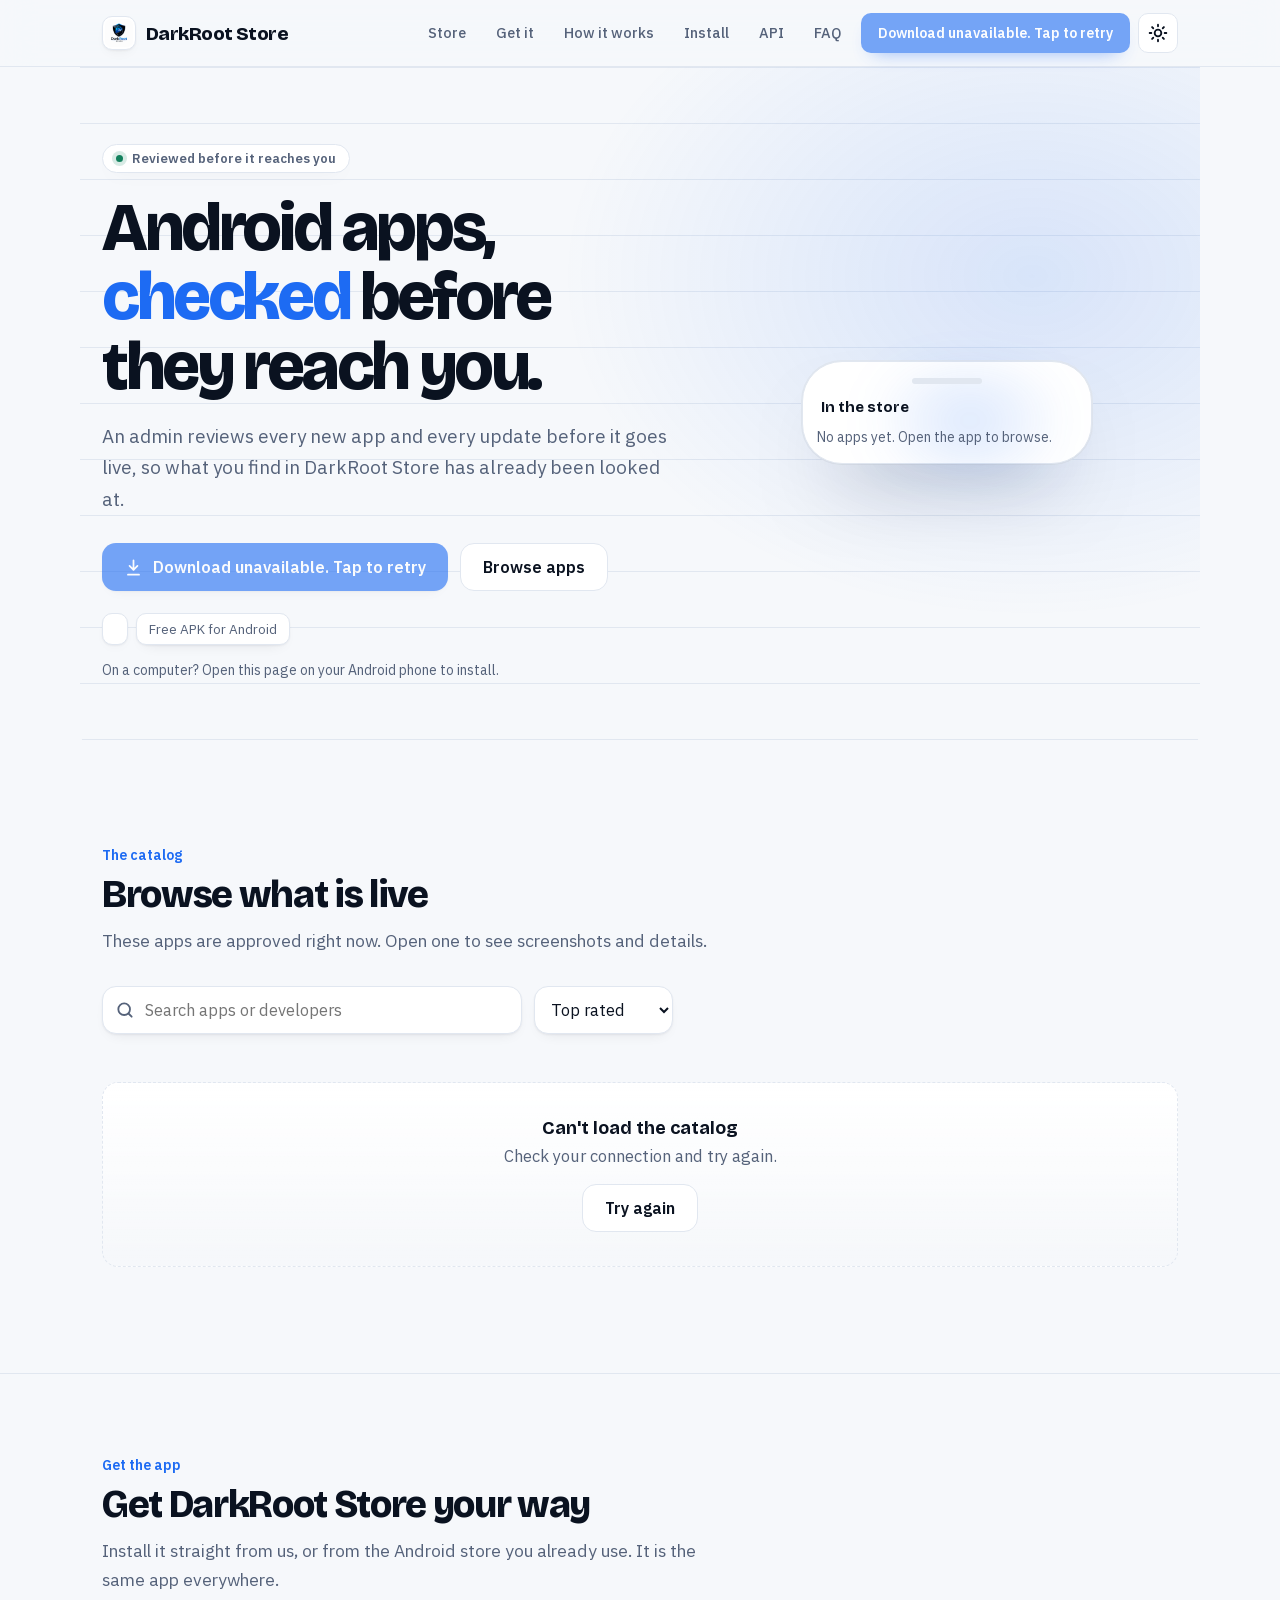
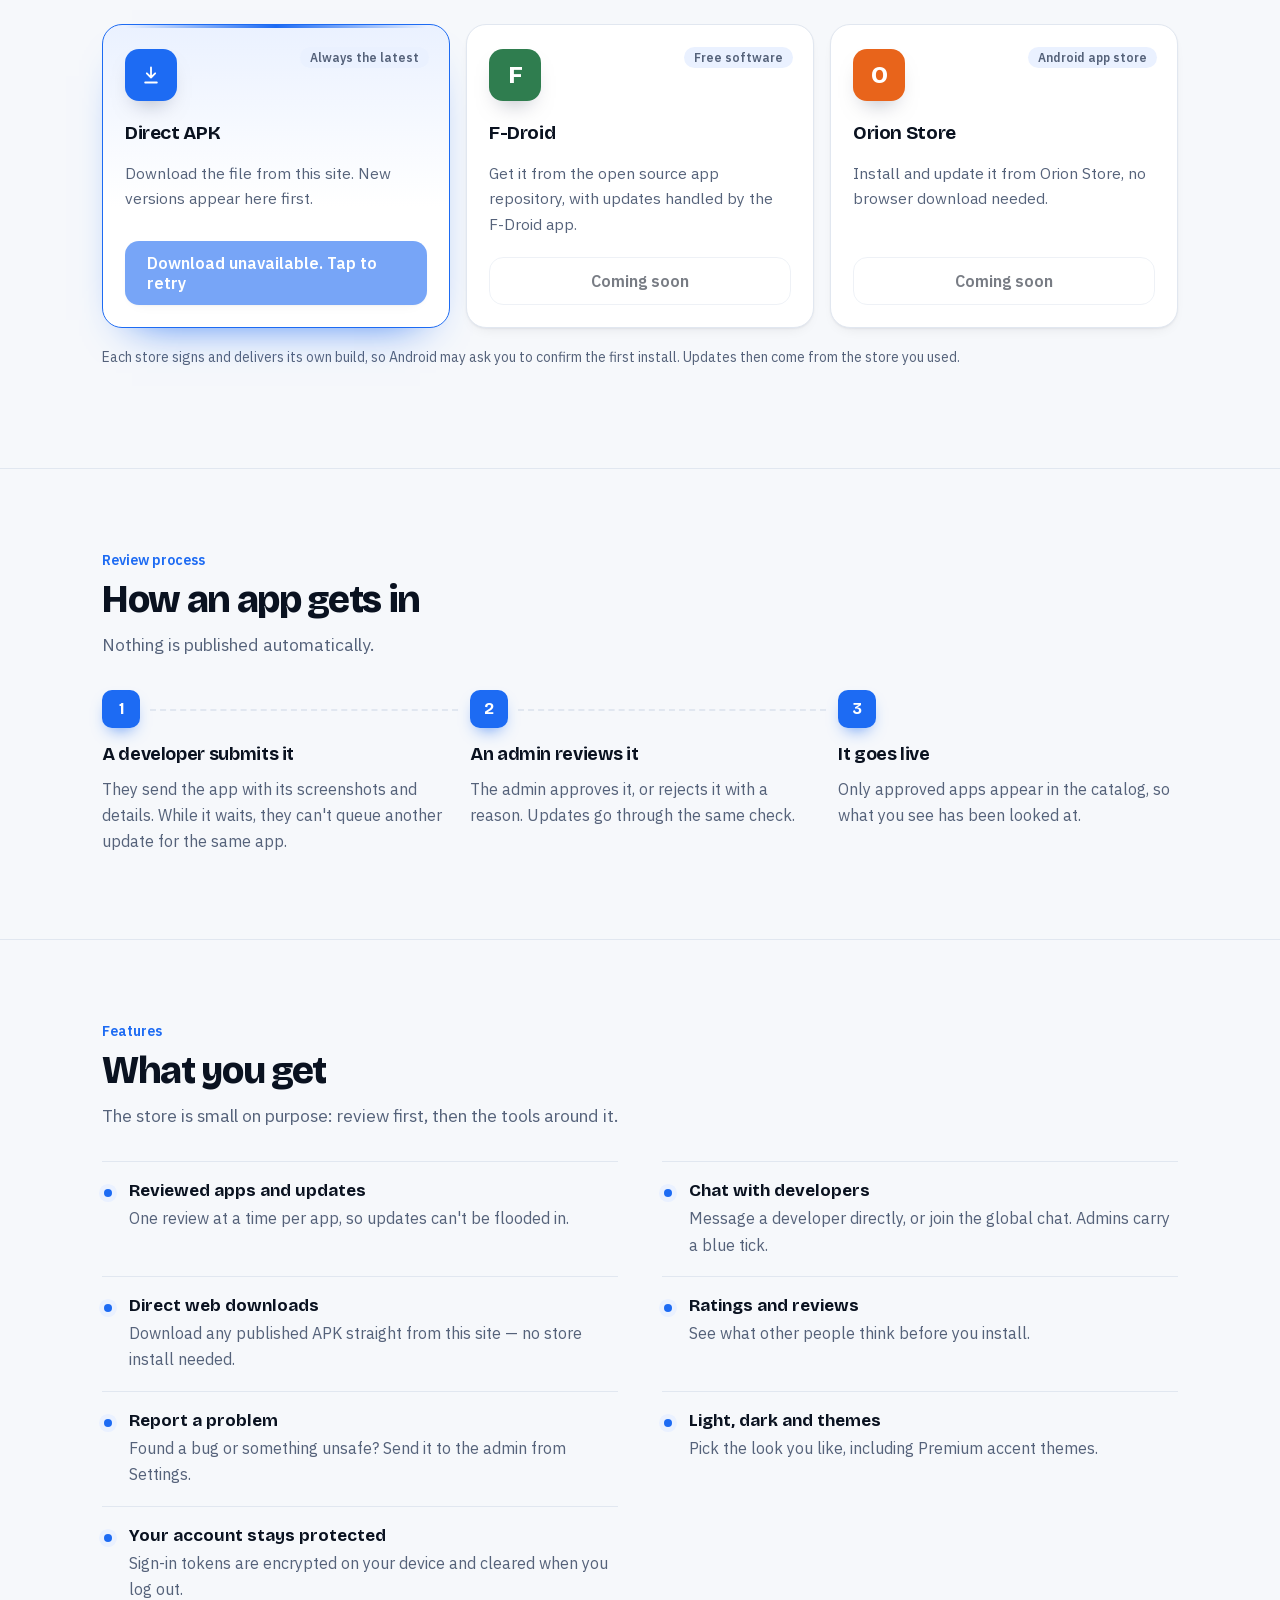
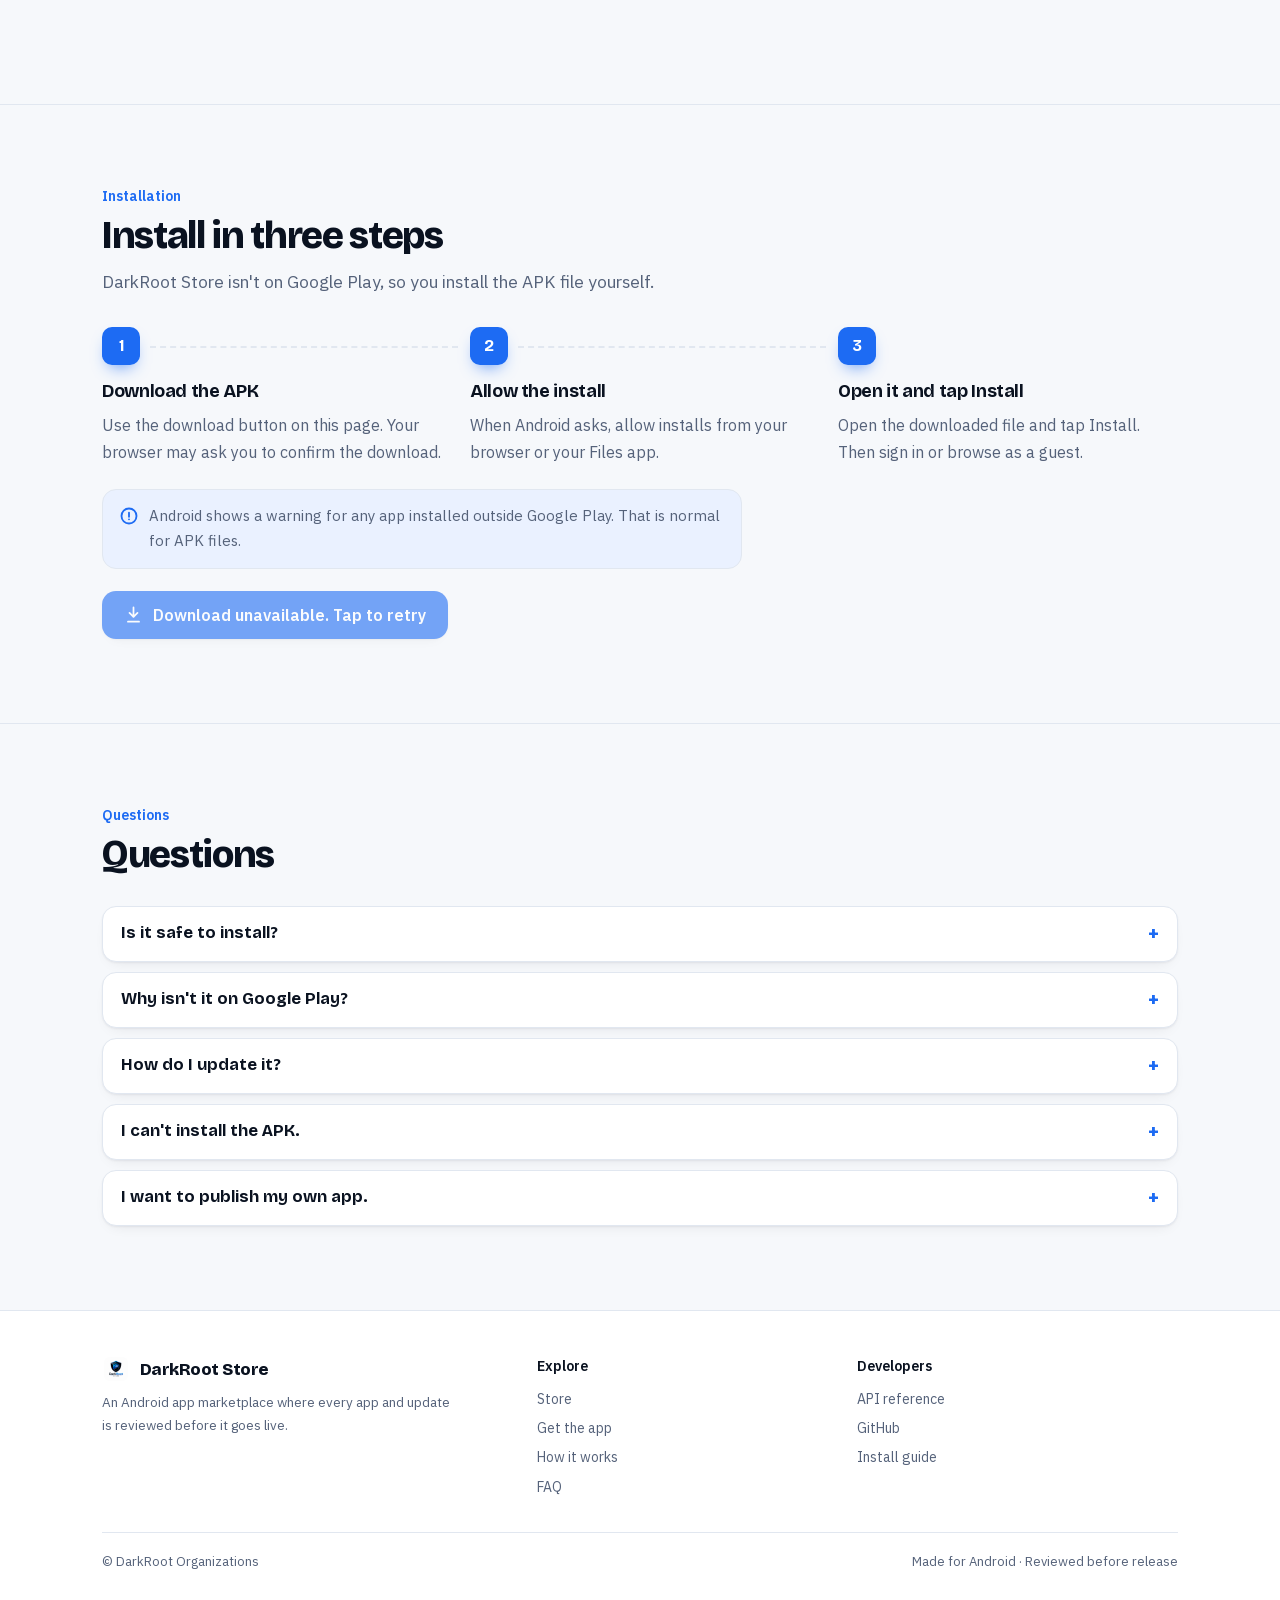
<file: index.html>
<!DOCTYPE html>
<html lang="en"><head>
<meta charset="utf-8"><meta name="viewport" content="width=device-width,initial-scale=1,viewport-fit=cover">
<title>DarkRoot Store: Android apps, reviewed before they reach you</title>
<meta name="description" content="DarkRoot Store is an Android app marketplace where an admin reviews every new app and every update before it goes live. Free APK download.">
<meta name="theme-color" content="#f5f8fc">
<meta property="og:type" content="website"><meta property="og:site_name" content="DarkRoot Store"><meta property="og:url" content="https://darkrootstore.vercel.app/"><meta property="og:title" content="DarkRoot Store for Android"><meta property="og:description" content="Install Android apps that were reviewed first."><meta property="og:image" content="https://darkrootstore.vercel.app/icon.png"><meta property="og:image:width" content="512"><meta property="og:image:height" content="512"><meta property="og:locale" content="en_US"><meta name="twitter:card" content="summary_large_image"><meta name="twitter:title" content="DarkRoot Store for Android"><meta name="twitter:description" content="Install Android apps that were reviewed first."><meta name="twitter:image" content="https://darkrootstore.vercel.app/icon.png">
<link rel="canonical" href="https://darkrootstore.vercel.app/"><link rel="icon" href="/favicon.png"><link rel="apple-touch-icon" href="/apple-touch-icon.png"><link rel="manifest" href="/manifest.webmanifest">
<script>try{var t=localStorage.getItem("ds_theme");if(t)document.documentElement.setAttribute("data-theme",t)}catch(e){}</script>
<link rel="preload" href="assets/fonts/bricolage-grotesque-latin.woff2" as="font" type="font/woff2" crossorigin>
<link rel="preload" href="assets/fonts/ibm-plex-sans-latin.woff2" as="font" type="font/woff2" crossorigin>
<link rel="stylesheet" href="site.css"><link rel="stylesheet" href="theme.css">
<script type="application/ld+json">
{"@context":"https://schema.org","@graph":[
{"@type":"Organization","@id":"https://darkrootstore.vercel.app/#organization","name":"DarkRoot Organizations","url":"https://darkrootstore.vercel.app/","logo":"https://darkrootstore.vercel.app/icon.png"},
{"@type":"WebSite","@id":"https://darkrootstore.vercel.app/#website","url":"https://darkrootstore.vercel.app/","name":"DarkRoot Store","description":"Android apps, reviewed before they reach you.","publisher":{"@id":"https://darkrootstore.vercel.app/#organization"},"inLanguage":"en"},
{"@type":"SoftwareApplication","name":"DarkRoot Store","applicationCategory":"ApplicationStoreApplication","operatingSystem":"Android","description":"An Android app marketplace where an admin reviews every app and every update before it goes live.","url":"https://darkrootstore.vercel.app/","image":"https://darkrootstore.vercel.app/icon.png","offers":{"@type":"Offer","price":"0","priceCurrency":"USD"}}
]}
</script>
</head><body class="has-dock">
<a class="skip" href="#main">Skip to content</a>
<header class="nav"><div class="wrap">
  <a class="brand" href="./"><img src="favicon.png" alt="" width="34" height="34">DarkRoot Store</a>
  <nav class="menu" id="menu" aria-label="Main">
    <a class="l" href="#store">Store</a><a class="l" href="#get">Get it</a><a class="l" href="#how">How it works</a><a class="l" href="#install">Install</a><a class="l" href="/api">API</a><a class="l" href="#faq">FAQ</a>
  </nav>
  <a class="btn sm" data-dl data-text="Download" href="#"><span data-label>Download</span></a>
  <button class="iconbtn" type="button" data-theme-toggle><svg class="ico-s sun" viewBox="0 0 24 24"><circle cx="12" cy="12" r="4"/><path d="M12 2v2m0 16v2M4.9 4.9l1.4 1.4m11.4 11.4l1.4 1.4M2 12h2m16 0h2M4.9 19.1l1.4-1.4M17.7 6.3l1.4-1.4"/></svg><svg class="ico-s moon" viewBox="0 0 24 24"><path d="M21 12.8A9 9 0 1 1 11.2 3a7 7 0 0 0 9.8 9.8z"/></svg></button>
  <button class="iconbtn" type="button" id="menuBtn" aria-label="Menu" aria-expanded="false" aria-controls="menu"><svg class="ico-s" viewBox="0 0 24 24"><path d="M4 7h16M4 12h16M4 17h16"/></svg></button>
</div></header>
<div id="menuBackdrop" aria-hidden="true"></div>

<main id="main">
<div class="wrap hero">
  <div>
    <span class="eyebrow"><i aria-hidden="true"></i>Reviewed before it reaches you</span>
    <h1>Android apps, <em>checked</em> before they reach you.</h1>
    <p class="lede">An admin reviews every new app and every update before it goes live, so what you find in DarkRoot Store has already been looked at.</p>
    <div class="cta">
      <a class="btn" data-dl href="#"><svg class="ico-s" viewBox="0 0 24 24"><path d="M12 3v12m0 0l-5-5m5 5l5-5M5 21h14"/></svg><span data-label>Download for Android</span></a>
      <a class="btn ghost" href="#store">Browse apps</a>
    </div>
    <ul class="facts"><li><b data-ver>Free</b></li><li>Free APK for Android</li><li id="count" hidden></li><li data-if-store hidden>Also on F-Droid &amp; Orion Store</li></ul>
    <p class="small muted" id="desktopHint" hidden style="margin:14px 0 0">On a computer? Open this page on your Android phone to install.</p>
  </div>
  <div class="phone" aria-label="The live DarkRoot Store catalog">
    <div class="bar"></div>
    <h4>In the store <span id="livetag" hidden>live now</span></h4>
    <div id="phoneList">
      <div class="row"><i></i><div><div class="sk"></div><div class="sk" style="width:60px;margin-top:7px"></div></div></div>
      <div class="row"><i></i><div><div class="sk"></div><div class="sk" style="width:60px;margin-top:7px"></div></div></div>
      <div class="row"><i></i><div><div class="sk"></div><div class="sk" style="width:60px;margin-top:7px"></div></div></div>
      <div class="row"><i></i><div><div class="sk"></div><div class="sk" style="width:60px;margin-top:7px"></div></div></div>
    </div>
  </div>
</div>

<section id="store"><div class="wrap">
  <h2 data-eyebrow="The catalog">Browse what is live</h2><p class="sub">These apps are approved right now. Open one to see screenshots and details.</p>
  <div class="tools">
    <label class="search"><svg class="ico-s" viewBox="0 0 24 24"><circle cx="11" cy="11" r="7"/><path d="M20 20l-3.5-3.5"/></svg><input id="q" type="search" placeholder="Search apps or developers" autocomplete="off" aria-label="Search apps"></label>
    <select id="sort" aria-label="Sort apps"><option value="top">Top rated</option><option value="az">Name A to Z</option></select>
  </div>
  <div class="chipbar" id="cats" role="group" aria-label="Categories" hidden></div>
  <p class="status small muted" id="status" role="status"></p>
  <div class="grid" id="grid" aria-busy="true">
    <div class="tile sk-t"><div><div class="sk"></div></div></div><div class="tile sk-t"><div><div class="sk"></div></div></div><div class="tile sk-t"><div><div class="sk"></div></div></div>
  </div>
  <div class="more"><button class="btn ghost" id="more" type="button" hidden>Show more</button></div>
</div></section>

<section id="get"><div class="wrap">
  <h2 data-eyebrow="Get the app">Get DarkRoot Store your way</h2><p class="sub">Install it straight from us, or from the Android store you already use. It is the same app everywhere.</p>
  <div class="stores">
    <article class="store primary">
      <span class="logo"><svg class="ico-s" viewBox="0 0 24 24"><path d="M12 3v12m0 0l-5-5m5 5l5-5M5 21h14"/></svg></span>
      <h3>Direct APK</h3><span class="tag">Always the latest</span>
      <p>Download the file from this site. New versions appear here first.</p>
      <a class="btn" data-dl href="#"><span data-label>Download for Android</span></a>
    </article>
    <article class="store">
      <span class="logo fd" aria-hidden="true">F</span>
      <h3>F-Droid</h3><span class="tag">Free software</span>
      <p>Get it from the open source app repository, with updates handled by the F-Droid app.</p>
      <a class="btn ghost" data-store="fdroid" data-open="Open in F-Droid" aria-disabled="true"><span data-slabel>Coming soon</span></a>
    </article>
    <article class="store">
      <span class="logo or" aria-hidden="true">O</span>
      <h3>Orion Store</h3><span class="tag">Android app store</span>
      <p>Install and update it from Orion Store, no browser download needed.</p>
      <a class="btn ghost" data-store="orion" data-open="Open in Orion Store" aria-disabled="true"><span data-slabel>Coming soon</span></a>
    </article>
  </div>
  <p class="small muted" style="margin-top:18px">Each store signs and delivers its own build, so Android may ask you to confirm the first install. Updates then come from the store you used.</p>
</div></section>

<section id="how"><div class="wrap">
  <h2 data-eyebrow="Review process">How an app gets in</h2><p class="sub">Nothing is published automatically.</p>
  <ol class="steps">
    <li><h3>A developer submits it</h3><p>They send the app with its screenshots and details. While it waits, they can't queue another update for the same app.</p></li>
    <li><h3>An admin reviews it</h3><p>The admin approves it, or rejects it with a reason. Updates go through the same check.</p></li>
    <li><h3>It goes live</h3><p>Only approved apps appear in the catalog, so what you see has been looked at.</p></li>
  </ol>
</div></section>

<section><div class="wrap">
  <h2 data-eyebrow="Features">What you get</h2><p class="sub">The store is small on purpose: review first, then the tools around it.</p>
  <dl class="feat">
    <div><dt>Reviewed apps and updates</dt><dd>One review at a time per app, so updates can't be flooded in.</dd></div>
    <div><dt>Chat with developers</dt><dd>Message a developer directly, or join the global chat. Admins carry a blue tick.</dd></div>
    <div><dt>Direct web downloads</dt><dd>Download any published APK straight from this site — no store install needed.</dd></div>
    <div><dt>Ratings and reviews</dt><dd>See what other people think before you install.</dd></div>
    <div><dt>Report a problem</dt><dd>Found a bug or something unsafe? Send it to the admin from Settings.</dd></div>
    <div><dt>Light, dark and themes</dt><dd>Pick the look you like, including Premium accent themes.</dd></div>
    <div><dt>Your account stays protected</dt><dd>Sign-in tokens are encrypted on your device and cleared when you log out.</dd></div>
  </dl>
</div></section>

<section id="install"><div class="wrap">
  <h2 data-eyebrow="Installation">Install in three steps</h2><p class="sub">DarkRoot Store isn't on Google Play, so you install the APK file yourself.</p>
  <ol class="steps">
    <li><h3>Download the APK</h3><p>Use the download button on this page. Your browser may ask you to confirm the download.</p></li>
    <li><h3>Allow the install</h3><p>When Android asks, allow installs from your browser or your Files app.</p></li>
    <li><h3>Open it and tap Install</h3><p>Open the downloaded file and tap Install. Then sign in or browse as a guest.</p></li>
  </ol>
  <div class="note"><svg class="ico-s" viewBox="0 0 24 24"><circle cx="12" cy="12" r="9"/><path d="M12 8v5m0 3h.01"/></svg><span>Android shows a warning for any app installed outside Google Play. That is normal for APK files.</span></div>
  <div class="cta" style="margin-top:22px"><a class="btn" data-dl href="#"><svg class="ico-s" viewBox="0 0 24 24"><path d="M12 3v12m0 0l-5-5m5 5l5-5M5 21h14"/></svg><span data-label>Download for Android</span></a></div>
</div></section>

<section id="release" hidden><div class="wrap">
  <h2 data-eyebrow="Release notes">Latest release</h2>
  <div class="rel"><h3 id="relTitle"></h3><span class="muted small" data-ver></span><p id="relMsg"></p></div>
</div></section>

<section id="faq"><div class="wrap">
  <h2 data-eyebrow="Questions">Questions</h2><p class="sub"></p>
  <details><summary>Is it safe to install?</summary><p>Every app and every update is checked by an admin before it is published. Android still shows its standard warning for apps installed outside Google Play, because the file does not come from there.</p></details>
  <details><summary>Why isn't it on Google Play?</summary><p>DarkRoot Store is distributed as an APK so apps can be reviewed and published by its own admins. You install it once and it updates itself from inside the app.</p></details>
  <details><summary>How do I update it?</summary><p>The app tells you when a new version is ready and installs it from inside the app. You can also come back to this page and download the latest APK.</p></details>
  <details><summary>I can't install the APK.</summary><p>Open Android Settings, search for "Install unknown apps", and allow your browser or Files app. Then open the downloaded file again.</p></details>
  <details><summary>I want to publish my own app.</summary><p>Create an account in the app and use the developer option in Profile. Your app goes to the review queue, and an admin approves it or tells you what to change.</p></details>
</div></section>
</main>

<footer><div class="wrap">
  <div class="footer-grid">
    <div><a class="f-brand" href="./"><img src="favicon.png" alt="">DarkRoot Store</a><p>An Android app marketplace where every app and update is reviewed before it goes live.</p></div>
    <div><h4>Explore</h4><a href="#store">Store</a><a href="#get">Get the app</a><a href="#how">How it works</a><a href="#faq">FAQ</a></div>
    <div><h4>Developers</h4><a href="/api">API reference</a><a href="https://github.com/darkrootiding-hub" rel="noopener">GitHub</a><a href="#install">Install guide</a></div>
    <div class="f-end"><span data-ver></span></div>
  </div>
  <div class="footer-bottom"><span>© DarkRoot Organizations</span><span>Made for Android · Reviewed before release</span></div>
</div></footer>

<div class="dock" id="dock"><a class="btn" data-dl href="#"><svg class="ico-s" viewBox="0 0 24 24"><path d="M12 3v12m0 0l-5-5m5 5l5-5M5 21h14"/></svg><span data-label>Download for Android</span></a></div>

<script src="site.js"></script>
<script src="home.js"></script>
<script>
/* Mobile menu backdrop wiring — no changes to site.js needed */
(function(){
  document.addEventListener('DOMContentLoaded', function(){
    var btn = document.getElementById('menuBtn');
    var bd  = document.getElementById('menuBackdrop');
    if (!btn || !bd || !(btn instanceof Node) || !(bd instanceof Node)) return;
    // The backdrop is shown with CSS :has(#menuBtn[aria-expanded="true"]),
    // so no MutationObserver is needed here.
    bd.addEventListener('click', function(){
      btn.click(); // close menu on backdrop tap
    });
  });
})();
</script>
</body></html>
</file>
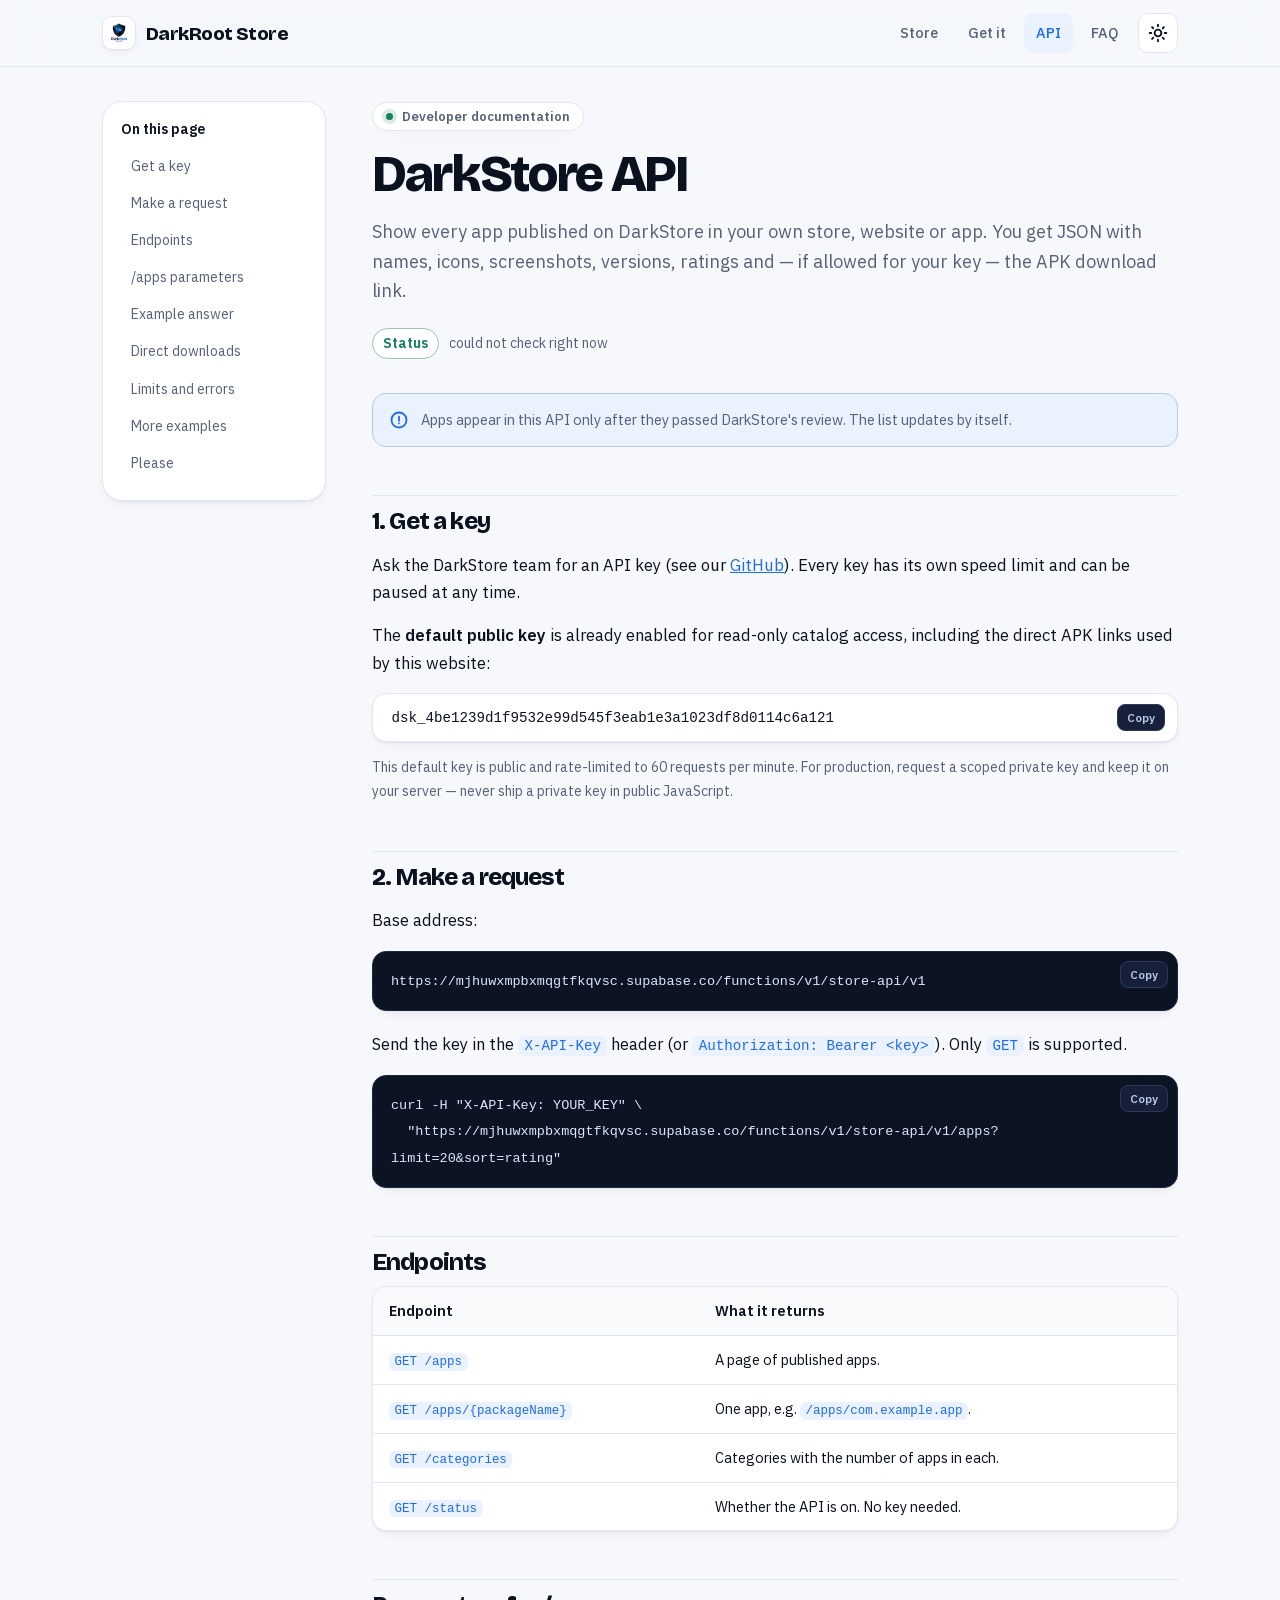
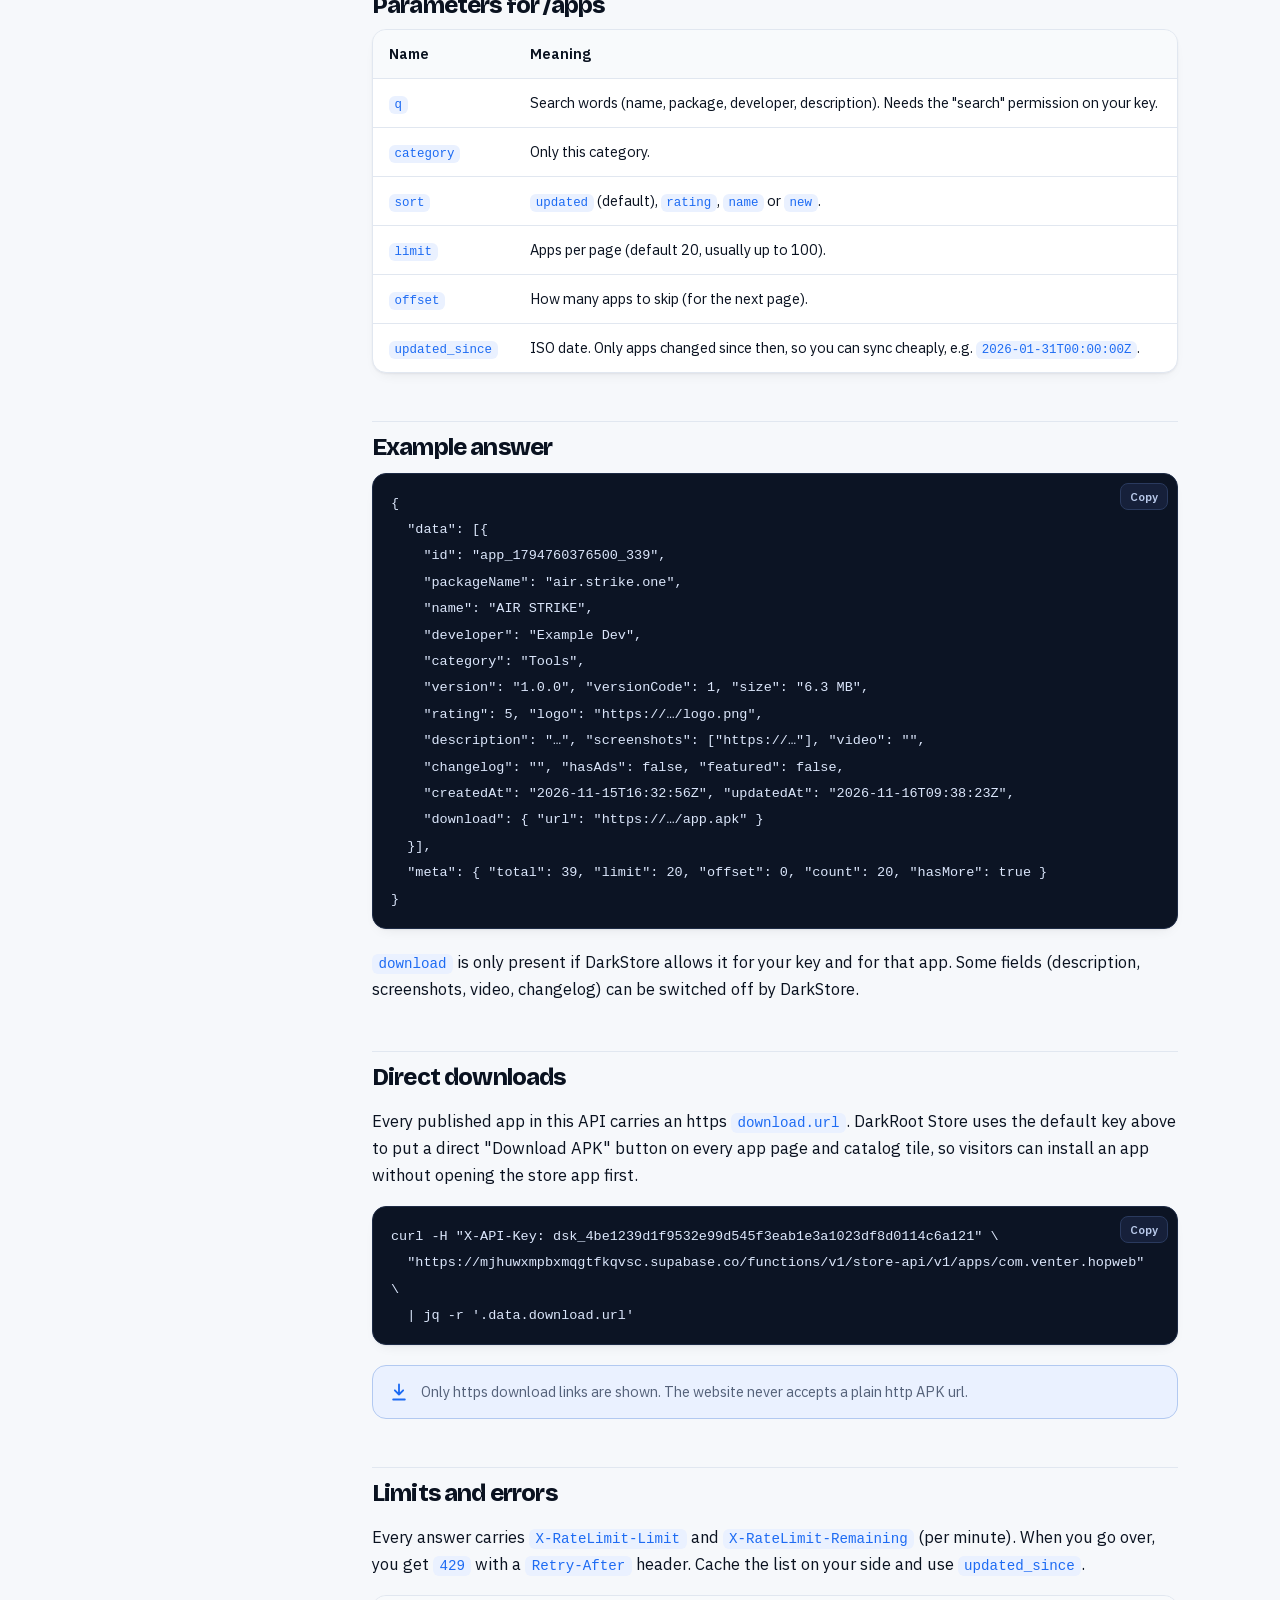
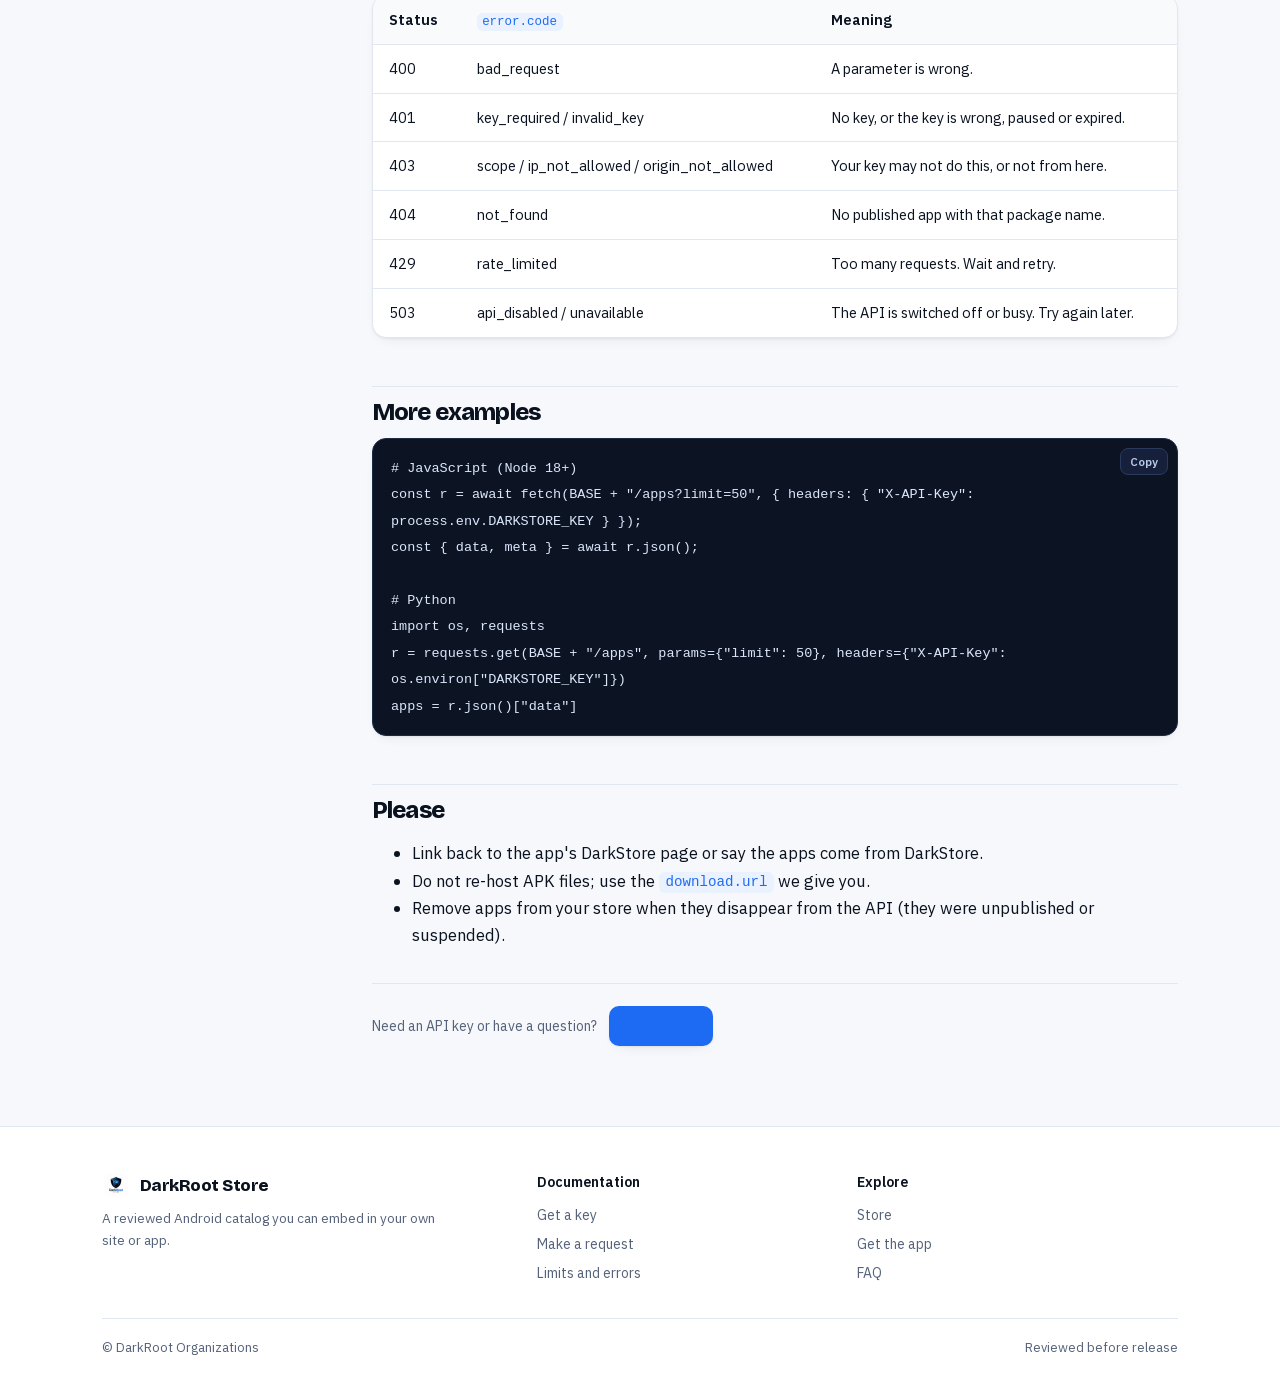
<file: api.html>
<!DOCTYPE html>
<html lang="en"><head>
<meta charset="utf-8"><meta name="viewport" content="width=device-width,initial-scale=1,viewport-fit=cover">
<title>DarkStore API for developers</title><meta name="description" content="Show every app published on DarkStore inside your own store or site with a simple JSON API.">
<meta name="theme-color" content="#f5f8fc">
<meta property="og:type" content="website"><meta property="og:site_name" content="DarkRoot Store"><meta property="og:url" content="https://darkrootstore.vercel.app/api"><meta property="og:title" content="DarkStore API for developers"><meta property="og:description" content="A simple, reviewed JSON catalog API for your own store or site."><meta property="og:image" content="https://darkrootstore.vercel.app/icon.png"><meta property="og:image:width" content="512"><meta property="og:image:height" content="512"><meta property="og:locale" content="en_US"><meta name="twitter:card" content="summary_large_image"><meta name="twitter:title" content="DarkStore API for developers"><meta name="twitter:description" content="A simple, reviewed JSON catalog API for your own store or site."><meta name="twitter:image" content="https://darkrootstore.vercel.app/icon.png">
<link rel="canonical" href="https://darkrootstore.vercel.app/api"><link rel="icon" href="/favicon.png"><link rel="apple-touch-icon" href="/apple-touch-icon.png"><link rel="manifest" href="/manifest.webmanifest">
<script>try{var t=localStorage.getItem("ds_theme");if(t)document.documentElement.setAttribute("data-theme",t)}catch(e){}</script>
<link rel="preload" href="assets/fonts/bricolage-grotesque-latin.woff2" as="font" type="font/woff2" crossorigin>
<link rel="preload" href="assets/fonts/ibm-plex-sans-latin.woff2" as="font" type="font/woff2" crossorigin>
<link rel="stylesheet" href="site.css"><link rel="stylesheet" href="theme.css">
<script type="application/ld+json">
{"@context":"https://schema.org","@type":"TechArticle","headline":"DarkStore API for developers","description":"Embed the reviewed DarkStore app catalog in your own store or site with a simple JSON API.","url":"https://darkrootstore.vercel.app/api","inLanguage":"en","dateModified":"2026-11-23","publisher":{"@type":"Organization","name":"DarkRoot Organizations","url":"https://darkrootstore.vercel.app/","logo":"https://darkrootstore.vercel.app/icon.png"}}
</script>
</head><body>
<a class="skip" href="#main">Skip to content</a>
<header class="nav"><div class="wrap">
  <a class="brand" href="./"><img src="favicon.png" alt="" width="34" height="34">DarkRoot Store</a>
  <nav class="menu" id="menu" aria-label="Main">
    <a class="l" href="./#store">Store</a><a class="l" href="./#get">Get it</a><a class="l" href="/api" aria-current="page">API</a><a class="l" href="./#faq">FAQ</a>
  </nav>
  <button class="iconbtn" type="button" data-theme-toggle><svg class="ico-s sun" viewBox="0 0 24 24"><circle cx="12" cy="12" r="4"/><path d="M12 2v2m0 16v2M4.9 4.9l1.4 1.4m11.4 11.4l1.4 1.4M2 12h2m16 0h2M4.9 19.1l1.4-1.4M17.7 6.3l1.4-1.4"/></svg><svg class="ico-s moon" viewBox="0 0 24 24"><path d="M21 12.8A9 9 0 1 1 11.2 3a7 7 0 0 0 9.8 9.8z"/></svg></button>
  <button class="iconbtn" type="button" id="menuBtn" aria-label="Menu" aria-expanded="false" aria-controls="menu"><svg class="ico-s" viewBox="0 0 24 24"><path d="M4 7h16M4 12h16M4 17h16"/></svg></button>
</div></header>

<main class="wrap" id="main"><div class="docs">
  <aside class="docnav" aria-label="On this page">
    <h4>On this page</h4>
    <a href="#key">Get a key</a><a href="#request">Make a request</a><a href="#endpoints">Endpoints</a><a href="#params">/apps parameters</a><a href="#answer">Example answer</a><a href="#downloads">Direct downloads</a><a href="#errors">Limits and errors</a><a href="#examples">More examples</a><a href="#please">Please</a>
  </aside>
  <div class="doc">
    <span class="eyebrow"><i aria-hidden="true"></i>Developer documentation</span>
    <h1>DarkStore API</h1>
    <p class="lead">Show every app published on DarkStore in your own store, website or app. You get JSON with names, icons, screenshots, versions, ratings and — if allowed for your key — the APK download link.</p>
    <div class="live"><span class="pill">Status</span><span id="apistate">checking…</span></div>
    <div class="callout"><svg class="ico-s" viewBox="0 0 24 24"><circle cx="12" cy="12" r="9"/><path d="M12 8v5m0 3h.01"/></svg><span>Apps appear in this API only after they passed DarkStore's review. The list updates by itself.</span></div>

    <h2 id="key">1. Get a key</h2>
    <p>Ask the DarkStore team for an API key (see our <a href="https://github.com/darkrootiding-hub" rel="noopener">GitHub</a>). Every key has its own speed limit and can be paused at any time.</p>
    <p>The <strong>default public key</strong> is already enabled for read-only catalog access, including the direct APK links used by this website:</p>
    <div class="keybox"><code id="apikey">dsk_4be1239d1f9532e99d545f3eab1e3a1023df8d0114c6a121</code><button class="copy-code" id="keycopy" type="button">Copy</button></div>
    <p class="small muted">This default key is public and rate-limited to 60 requests per minute. For production, request a scoped private key and keep it on your server — never ship a private key in public JavaScript.</p>

    <h2 id="request">2. Make a request</h2>
    <p>Base address:</p>
    <pre><code id="base">https://mjhuwxmpbxmqgtfkqvsc.supabase.co/functions/v1/store-api/v1</code></pre>
    <p>Send the key in the <code>X-API-Key</code> header (or <code>Authorization: Bearer &lt;key&gt;</code>). Only <code>GET</code> is supported.</p>
<pre><code>curl -H "X-API-Key: YOUR_KEY" \
  "https://mjhuwxmpbxmqgtfkqvsc.supabase.co/functions/v1/store-api/v1/apps?limit=20&amp;sort=rating"</code></pre>

    <h2 id="endpoints">Endpoints</h2>
    <div class="table-wrap"><table>
      <tr><th>Endpoint</th><th>What it returns</th></tr>
      <tr><td><code>GET /apps</code></td><td>A page of published apps.</td></tr>
      <tr><td><code>GET /apps/{packageName}</code></td><td>One app, e.g. <code>/apps/com.example.app</code>.</td></tr>
      <tr><td><code>GET /categories</code></td><td>Categories with the number of apps in each.</td></tr>
      <tr><td><code>GET /status</code></td><td>Whether the API is on. No key needed.</td></tr>
    </table></div>

    <h2 id="params">Parameters for /apps</h2>
    <div class="table-wrap"><table>
      <tr><th>Name</th><th>Meaning</th></tr>
      <tr><td><code>q</code></td><td>Search words (name, package, developer, description). Needs the "search" permission on your key.</td></tr>
      <tr><td><code>category</code></td><td>Only this category.</td></tr>
      <tr><td><code>sort</code></td><td><code>updated</code> (default), <code>rating</code>, <code>name</code> or <code>new</code>.</td></tr>
      <tr><td><code>limit</code></td><td>Apps per page (default 20, usually up to 100).</td></tr>
      <tr><td><code>offset</code></td><td>How many apps to skip (for the next page).</td></tr>
      <tr><td><code>updated_since</code></td><td>ISO date. Only apps changed since then, so you can sync cheaply, e.g. <code>2026-01-31T00:00:00Z</code>.</td></tr>
    </table></div>

    <h2 id="answer">Example answer</h2>
<pre><code>{
  "data": [{
    "id": "app_1794760376500_339",
    "packageName": "air.strike.one",
    "name": "AIR STRIKE",
    "developer": "Example Dev",
    "category": "Tools",
    "version": "1.0.0", "versionCode": 1, "size": "6.3 MB",
    "rating": 5, "logo": "https://…/logo.png",
    "description": "…", "screenshots": ["https://…"], "video": "",
    "changelog": "", "hasAds": false, "featured": false,
    "createdAt": "2026-11-15T16:32:56Z", "updatedAt": "2026-11-16T09:38:23Z",
    "download": { "url": "https://…/app.apk" }
  }],
  "meta": { "total": 39, "limit": 20, "offset": 0, "count": 20, "hasMore": true }
}</code></pre>
    <p><code>download</code> is only present if DarkStore allows it for your key and for that app. Some fields (description, screenshots, video, changelog) can be switched off by DarkStore.</p>

    <h2 id="downloads">Direct downloads</h2>
    <p>Every published app in this API carries an https <code>download.url</code>. DarkRoot Store uses the default key above to put a direct "Download APK" button on every app page and catalog tile, so visitors can install an app without opening the store app first.</p>
<pre><code>curl -H "X-API-Key: dsk_4be1239d1f9532e99d545f3eab1e3a1023df8d0114c6a121" \
  "https://mjhuwxmpbxmqgtfkqvsc.supabase.co/functions/v1/store-api/v1/apps/com.venter.hopweb" \
  | jq -r '.data.download.url'</code></pre>
    <div class="callout"><svg class="ico-s" viewBox="0 0 24 24"><path d="M12 3v12m0 0l-5-5m5 5l5-5M5 21h14"/></svg><span>Only https download links are shown. The website never accepts a plain http APK url.</span></div>

    <h2 id="errors">Limits and errors</h2>
    <p>Every answer carries <code>X-RateLimit-Limit</code> and <code>X-RateLimit-Remaining</code> (per minute). When you go over, you get <code>429</code> with a <code>Retry-After</code> header. Cache the list on your side and use <code>updated_since</code>.</p>
    <div class="table-wrap"><table>
      <tr><th>Status</th><th><code>error.code</code></th><th>Meaning</th></tr>
      <tr><td>400</td><td>bad_request</td><td>A parameter is wrong.</td></tr>
      <tr><td>401</td><td>key_required / invalid_key</td><td>No key, or the key is wrong, paused or expired.</td></tr>
      <tr><td>403</td><td>scope / ip_not_allowed / origin_not_allowed</td><td>Your key may not do this, or not from here.</td></tr>
      <tr><td>404</td><td>not_found</td><td>No published app with that package name.</td></tr>
      <tr><td>429</td><td>rate_limited</td><td>Too many requests. Wait and retry.</td></tr>
      <tr><td>503</td><td>api_disabled / unavailable</td><td>The API is switched off or busy. Try again later.</td></tr>
    </table></div>

    <h2 id="examples">More examples</h2>
<pre><code># JavaScript (Node 18+)
const r = await fetch(BASE + "/apps?limit=50", { headers: { "X-API-Key": process.env.DARKSTORE_KEY } });
const { data, meta } = await r.json();

# Python
import os, requests
r = requests.get(BASE + "/apps", params={"limit": 50}, headers={"X-API-Key": os.environ["DARKSTORE_KEY"]})
apps = r.json()["data"]</code></pre>

    <h2 id="please">Please</h2>
    <ul>
      <li>Link back to the app's DarkStore page or say the apps come from DarkStore.</li>
      <li>Do not re-host APK files; use the <code>download.url</code> we give you.</li>
      <li>Remove apps from your store when they disappear from the API (they were unpublished or suspended).</li>
    </ul>

    <div class="docfoot"><span class="small muted">Need an API key or have a question?</span><a class="btn sm" href="https://github.com/darkrootiding-hub" rel="noopener">Contact us</a></div>
  </div>
</div></main>
<footer><div class="wrap">
  <div class="footer-grid">
    <div><a class="f-brand" href="./"><img src="favicon.png" alt="">DarkRoot Store</a><p>A reviewed Android catalog you can embed in your own site or app.</p></div>
    <div><h4>Documentation</h4><a href="#key">Get a key</a><a href="#request">Make a request</a><a href="#errors">Limits and errors</a></div>
    <div><h4>Explore</h4><a href="./#store">Store</a><a href="./#get">Get the app</a><a href="./#faq">FAQ</a></div>
    <div class="f-end"><span data-ver></span></div>
  </div>
  <div class="footer-bottom"><span>© DarkRoot Organizations</span><span>Reviewed before release</span></div>
</div></footer>
<script src="site.js"></script>
<script>
(function(){
  var b = document.getElementById("base").textContent.trim(), el = document.getElementById("apistate");
  var c = ("AbortController" in window) ? new AbortController() : null;
  var t = setTimeout(function(){ if (c) c.abort(); }, 6000);
  fetch(b + "/status", c ? {signal: c.signal} : {})
    .then(function(r){ return r.ok ? r.json() : null; })
    .then(function(j){ clearTimeout(t); el.textContent = j ? (j.enabled ? "API is online" : (j.message || "API is switched off")) : "could not check right now"; })
    .catch(function(){ clearTimeout(t); el.textContent = "could not check right now"; });

  // Copy button on every code block.
  Array.prototype.forEach.call(document.querySelectorAll(".doc pre"), function(pre){
    var text = pre.innerText, btn = document.createElement("button");
    btn.type = "button"; btn.className = "copy-code"; btn.textContent = "Copy";
    btn.addEventListener("click", function(){
      DS.copy(text).then(function(){ btn.textContent = "Copied"; setTimeout(function(){ btn.textContent = "Copy"; }, 1600); });
    });
    pre.appendChild(btn);
  });

  var kc = document.getElementById("keycopy"), k = document.getElementById("apikey");
  if (kc && k) kc.addEventListener("click", function () {
    DS.copy(k.textContent.trim()).then(function () { kc.textContent = "Copied"; setTimeout(function () { kc.textContent = "Copy"; }, 1600); });
  });
})();
</script>
</body></html>
</file>
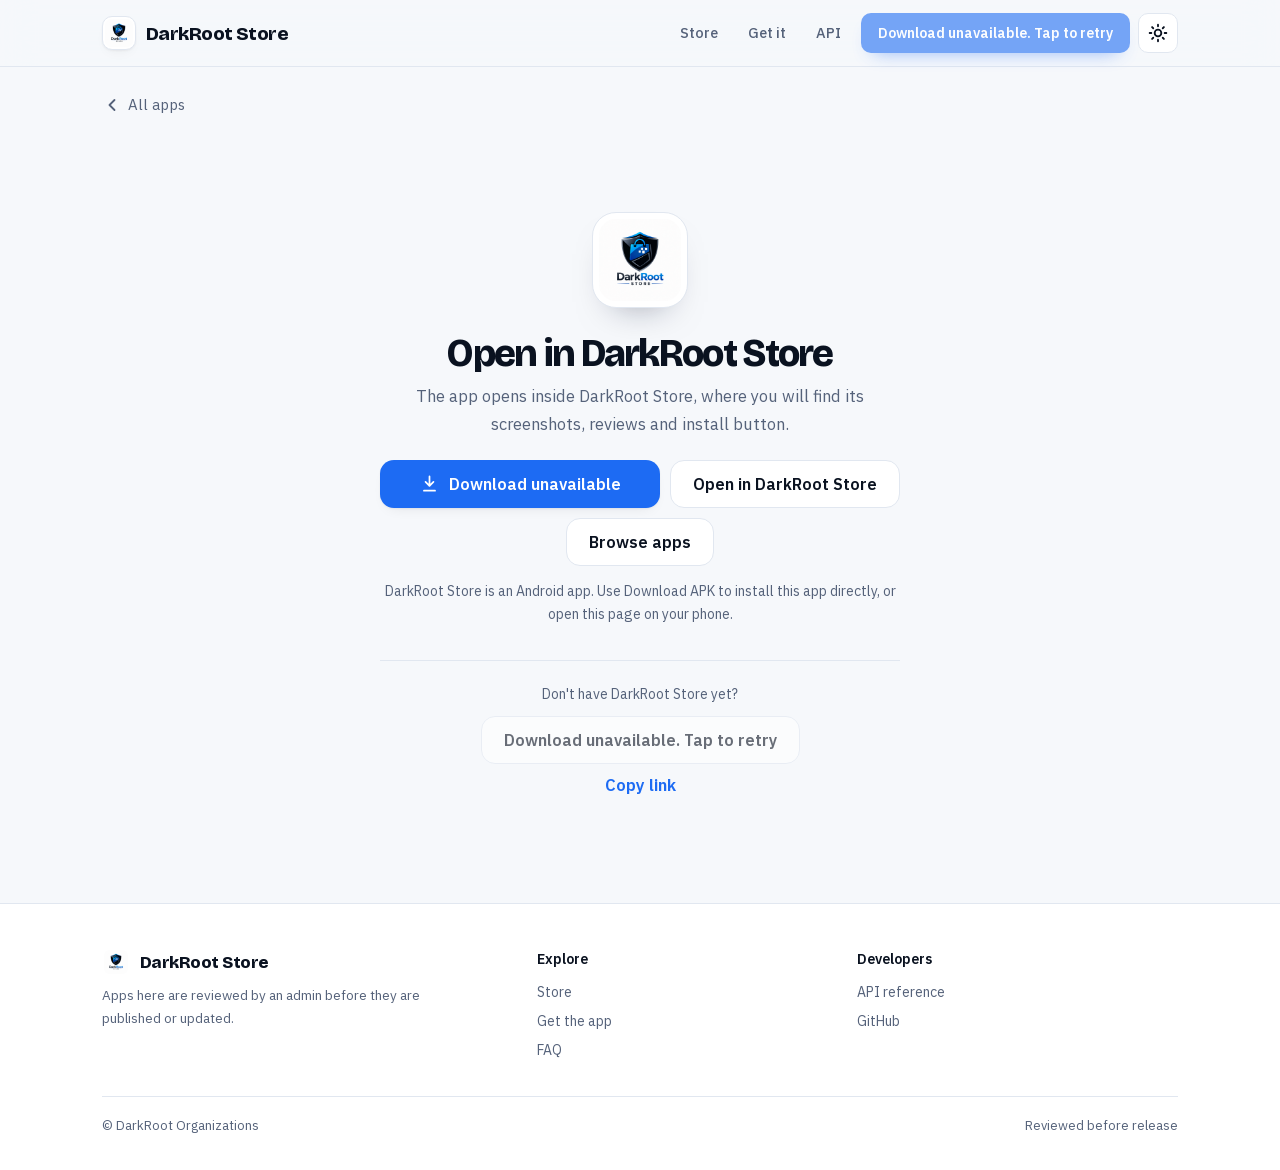
<file: app.html>
<!DOCTYPE html>
<html lang="en"><head>
<meta charset="utf-8"><meta name="viewport" content="width=device-width,initial-scale=1,viewport-fit=cover">
<title>Open in DarkRoot Store</title><meta name="description" content="See this app on DarkRoot Store, the Android store where every app is reviewed first.">
<meta name="theme-color" content="#f5f8fc">
<meta property="og:type" content="website"><meta property="og:site_name" content="DarkRoot Store"><meta property="og:url" id="ogurl" content="https://darkrootstore.vercel.app/app"><meta property="og:title" id="ogtitle" content="Open this app in DarkRoot Store"><meta property="og:description" id="ogdesc" content="Someone shared an app with you."><meta property="og:image" id="ogimage" content="https://darkrootstore.vercel.app/icon.png"><meta property="og:locale" content="en_US"><meta name="twitter:card" content="summary_large_image"><meta name="twitter:title" content="Open this app in DarkRoot Store"><meta name="twitter:description" content="Someone shared an app with you."><meta name="twitter:image" content="https://darkrootstore.vercel.app/icon.png">
<link rel="canonical" id="canon" href="https://darkrootstore.vercel.app/app"><link rel="icon" href="/favicon.png"><link rel="apple-touch-icon" href="/apple-touch-icon.png"><link rel="manifest" href="/manifest.webmanifest">
<script>try{var t=localStorage.getItem("ds_theme");if(t)document.documentElement.setAttribute("data-theme",t)}catch(e){}</script>
<link rel="preload" href="assets/fonts/bricolage-grotesque-latin.woff2" as="font" type="font/woff2" crossorigin>
<link rel="preload" href="assets/fonts/ibm-plex-sans-latin.woff2" as="font" type="font/woff2" crossorigin>
<link rel="stylesheet" href="site.css"><link rel="stylesheet" href="theme.css">
<script type="application/ld+json" id="app-ld"></script>
</head><body>
<a class="skip" href="#main">Skip to content</a>
<header class="nav"><div class="wrap">
  <a class="brand" href="./"><img src="favicon.png" alt="" width="34" height="34">DarkRoot Store</a>
  <nav class="menu" id="menu" aria-label="Main">
    <a class="l" href="./#store">Store</a><a class="l" href="./#get">Get it</a><a class="l" href="/api">API</a>
  </nav>
  <a class="btn sm" data-dl data-text="Download" href="#"><span data-label>Download</span></a>
  <button class="iconbtn" type="button" data-theme-toggle><svg class="ico-s sun" viewBox="0 0 24 24"><circle cx="12" cy="12" r="4"/><path d="M12 2v2m0 16v2M4.9 4.9l1.4 1.4m11.4 11.4l1.4 1.4M2 12h2m16 0h2M4.9 19.1l1.4-1.4M17.7 6.3l1.4-1.4"/></svg><svg class="ico-s moon" viewBox="0 0 24 24"><path d="M21 12.8A9 9 0 1 1 11.2 3a7 7 0 0 0 9.8 9.8z"/></svg></button>
  <button class="iconbtn" type="button" id="menuBtn" aria-label="Menu" aria-expanded="false" aria-controls="menu"><svg class="ico-s" viewBox="0 0 24 24"><path d="M4 7h16M4 12h16M4 17h16"/></svg></button>
</div></header>
<div id="menuBackdrop" aria-hidden="true"></div>

<main class="wrap" id="main" aria-live="polite">
  <a class="crumb" href="./#store"><svg class="ico-s" viewBox="0 0 24 24"><path d="M15 18l-6-6 6-6"/></svg>All apps</a>

  <div id="loading" class="ahead"><span class="ic xl"></span><div style="flex:1"><div class="sk" style="width:60%;height:26px"></div><div class="sk" style="width:35%;margin-top:12px"></div></div></div>

  <article id="app" hidden>
    <div class="ahead">
      <span id="icon"></span>
      <div>
        <h1 id="name"></h1>
        <p class="by" id="by"></p>
        <div class="chips" id="chips"></div>
        <div class="acts">
          <a class="btn" id="apkdl" data-api-dl data-id="" data-apk-text="Download APK" href="#"><svg class="ico-s" viewBox="0 0 24 24"><path d="M12 3v12m0 0l-5-5m5 5l5-5M5 21h14"/></svg><span data-apk-label>Download APK</span></a>
          <a class="btn ghost" id="open" href="#">Open in app</a>
          <button class="btn ghost" id="share" type="button"><svg class="ico-s" viewBox="0 0 24 24"><circle cx="18" cy="5" r="3"/><circle cx="6" cy="12" r="3"/><circle cx="18" cy="19" r="3"/><path d="M8.6 13.5l6.8 4M15.4 6.5l-6.8 4"/></svg>Share</button>
        </div>
        <p class="hint small muted" id="dlhint" hidden>Direct APK link from the verified catalog — you don't need the store app to install.</p>
        <p class="hint small muted" id="status" role="status"></p>
      </div>
    </div>
    <div class="page2">
      <div>
        <div class="shots" id="shots" hidden aria-label="Screenshots"></div>
        <div id="about" hidden><h2 data-eyebrow="Overview">About this app</h2><p class="desc clamp" id="desc"></p><button class="linkbtn" id="readmore" type="button" hidden>Read more</button></div>
      </div>
      <aside class="side">
        <h2 data-eyebrow="At a glance">Details</h2>
        <dl id="facts"></dl>
        <p class="small muted" style="margin:0 0 4px">Don't have DarkRoot Store yet?</p>
        <a class="btn ghost" data-dl data-text="Download DarkRoot Store" href="#"><span data-label>Download DarkRoot Store</span></a>
        <div class="alt" data-if-store hidden><p class="small muted">Or get it from</p>
          <a class="btn ghost sm" data-store="fdroid" data-open="F-Droid" aria-disabled="true"><span data-slabel>F-Droid</span></a>
          <a class="btn ghost sm" data-store="orion" data-open="Orion Store" aria-disabled="true"><span data-slabel>Orion Store</span></a></div>
      </aside>
    </div>
    <div class="more-apps" id="related" hidden><h2 data-eyebrow="Keep exploring">More apps</h2><div class="grid" id="relGrid"></div></div>
  </article>

  <section id="fallback" hidden class="fb-page">
    <img class="fb-logo" src="icon.png" alt="DarkRoot Store" width="96" height="96">
    <h1>Open in DarkRoot Store</h1>
    <p class="muted" id="fbText">The app opens inside DarkRoot Store, where you will find its screenshots, reviews and install button.</p>
    <div class="acts" style="justify-content:center">
      <a class="btn" id="fbDl" data-api-dl data-id="" data-apk-text="Download APK" href="#"><svg class="ico-s" viewBox="0 0 24 24"><path d="M12 3v12m0 0l-5-5m5 5l5-5M5 21h14"/></svg><span data-apk-label>Download APK</span></a>
      <a class="btn ghost" id="fbOpen" href="#">Open in DarkRoot Store</a>
      <a class="btn ghost" href="./#store">Browse apps</a>
    </div>
    <p class="small muted" id="fbStatus" role="status" style="margin:14px 0 0"></p>
    <div class="fb-get"><p class="small muted">Don't have DarkRoot Store yet?</p>
      <a class="btn ghost" data-dl data-text="Download DarkRoot Store" href="#"><span data-label>Download DarkRoot Store</span></a>
      <div class="alt" data-if-store hidden>
        <a class="btn ghost sm" data-store="fdroid" data-open="Get it on F-Droid" aria-disabled="true"><span data-slabel>F-Droid</span></a>
        <a class="btn ghost sm" data-store="orion" data-open="Get it on Orion Store" aria-disabled="true"><span data-slabel>Orion Store</span></a></div>
    </div>
    <button class="linkbtn" id="fbCopy" type="button">Copy link</button>
  </section>
</main>

<dialog class="lb" id="lb" aria-label="Screenshot"><button class="iconbtn x" type="button" id="lbx" aria-label="Close"><svg class="ico-s" viewBox="0 0 24 24"><path d="M6 6l12 12M18 6L6 18"/></svg></button><img id="lbi" alt=""></dialog>
<footer><div class="wrap">
  <div class="footer-grid">
    <div><a class="f-brand" href="./"><img src="favicon.png" alt="">DarkRoot Store</a><p>Apps here are reviewed by an admin before they are published or updated.</p></div>
    <div><h4>Explore</h4><a href="./#store">Store</a><a href="./#get">Get the app</a><a href="./#faq">FAQ</a></div>
    <div><h4>Developers</h4><a href="/api">API reference</a><a href="https://github.com/darkrootiding-hub" rel="noopener">GitHub</a></div>
    <div class="f-end"><span data-ver></span></div>
  </div>
  <div class="footer-bottom"><span>© DarkRoot Organizations</span><span>Reviewed before release</span></div>
</div></footer>

<script src="site.js"></script>
<script src="app.js"></script>
<script>
/* Mobile menu backdrop wiring */
(function(){
  document.addEventListener('DOMContentLoaded', function(){
    var btn = document.getElementById('menuBtn');
    var bd  = document.getElementById('menuBackdrop');
    if (!btn || !bd || !(btn instanceof Node) || !(bd instanceof Node)) return;
    // The backdrop is shown with CSS :has(#menuBtn[aria-expanded="true"]),
    // so no MutationObserver is needed here.
    bd.addEventListener('click', function(){ btn.click(); });
  });
})();
</script>
</body></html>
</file>
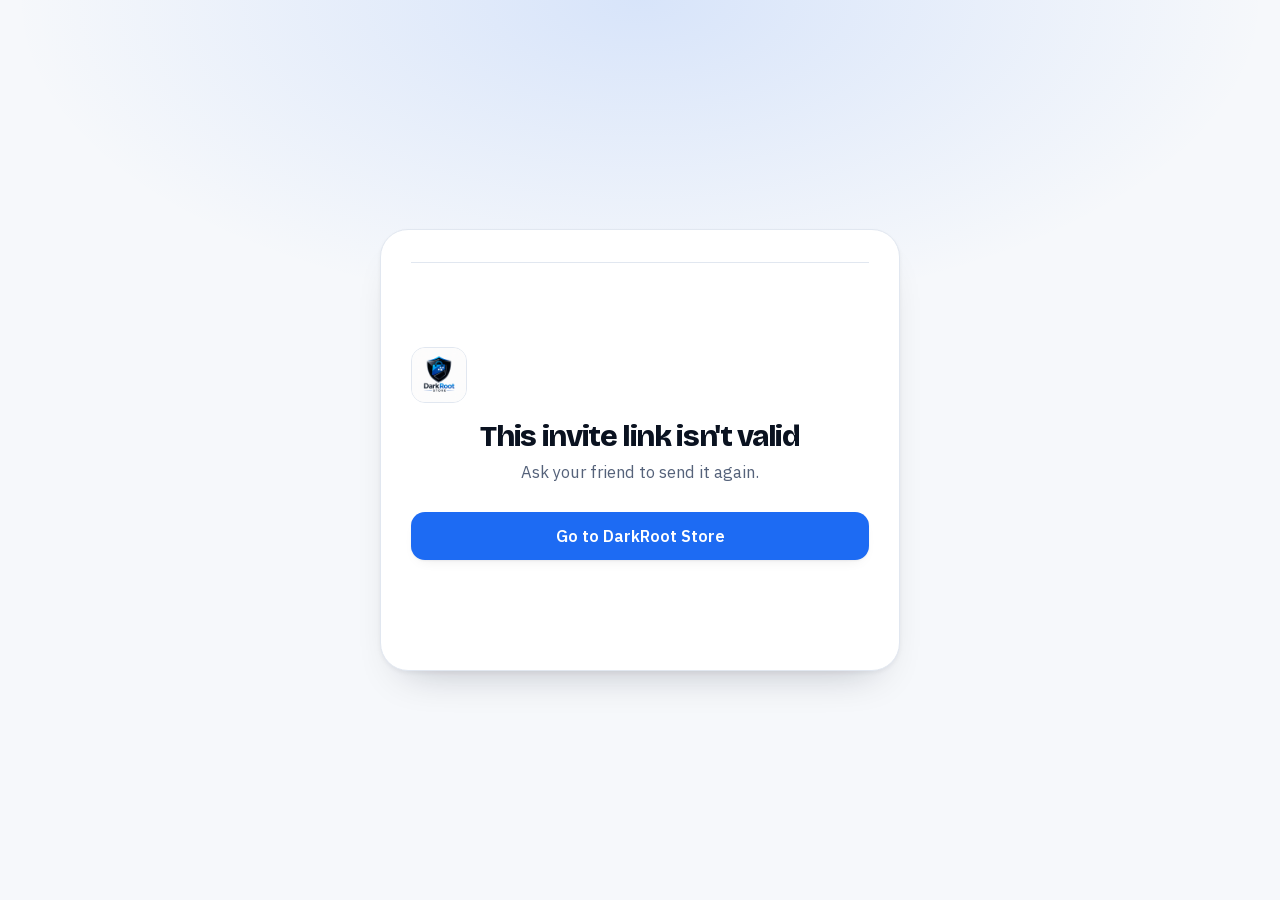
<file: invite.html>
<!DOCTYPE html>
<html lang="en"><head>
<meta charset="utf-8"><meta name="viewport" content="width=device-width,initial-scale=1,viewport-fit=cover">
<title>You're invited to DarkRoot Store</title>
<meta name="description" content="A friend invited you to DarkRoot Store — the Android store where every app is reviewed before it reaches you. Your invite is applied automatically.">
<meta name="robots" content="noindex"><meta name="theme-color" content="#f5f8fc">
<meta property="og:type" content="website"><meta property="og:site_name" content="DarkRoot Store"><meta property="og:url" content="https://darkrootstore.vercel.app/invite"><meta property="og:title" content="You're invited to DarkRoot Store"><meta property="og:description" content="Install apps that were reviewed first. Your friend's invite is applied automatically."><meta property="og:image" content="https://darkrootstore.vercel.app/icon.png"><meta property="og:locale" content="en_US"><meta name="twitter:card" content="summary_large_image"><meta name="twitter:title" content="You're invited to DarkRoot Store"><meta name="twitter:description" content="Install apps that were reviewed first."><meta name="twitter:image" content="https://darkrootstore.vercel.app/icon.png">
<link rel="canonical" href="https://darkrootstore.vercel.app/invite"><link rel="icon" href="/favicon.png"><link rel="apple-touch-icon" href="/apple-touch-icon.png"><link rel="manifest" href="/manifest.webmanifest">
<script>try{var t=localStorage.getItem("ds_theme");if(t)document.documentElement.setAttribute("data-theme",t)}catch(e){}</script>
<link rel="preload" href="assets/fonts/bricolage-grotesque-latin.woff2" as="font" type="font/woff2" crossorigin>
<link rel="preload" href="assets/fonts/ibm-plex-sans-latin.woff2" as="font" type="font/woff2" crossorigin>
<link rel="stylesheet" href="site.css"><link rel="stylesheet" href="theme.css">
</head><body class="card-page">
<main class="card invite-card" aria-live="polite">
  <section id="invite" hidden>
    <div class="invite-top">
      <div class="ico fb"><img src="icon.png" alt="DarkRoot Store"></div>
      <span class="invite-badge">INVITE</span>
    </div>
    <h1 id="title">You're invited to DarkRoot Store</h1>
    <p id="sub">Install apps that were reviewed first.</p>

    <div class="code-row">
      <div class="code" id="code" aria-label="Invite code"></div>
      <button class="code-copy" id="copy" type="button" aria-label="Copy invite code">
        <svg class="ico-s" viewBox="0 0 24 24"><rect x="9" y="9" width="12" height="12" rx="2"/><path d="M5 15V5a2 2 0 0 1 2-2h10"/></svg><span>Copy</span>
      </button>
    </div>

    <div class="invite-cta">
      <a class="btn hero-dl" id="dl" data-dl data-text="Download DarkRoot Store" href="#">
        <svg class="ico-s" viewBox="0 0 24 24"><path d="M12 3v12m0 0l-5-5m5 5l5-5M5 21h14"/></svg>
        <span class="dl-stack"><b data-label>Download DarkRoot Store</b><small>Free APK for Android<span data-ver></span></small></span>
      </a>
      <a class="btn open-app" id="open" href="#">Already installed? Open in app</a>
    </div>

    <p class="hint" id="status" role="status"></p>
    <p class="copied-note" id="copied" hidden>
      <svg viewBox="0 0 24 24"><circle cx="12" cy="12" r="9"/><path d="M8 12.5l2.5 2.5L16 9.5"/></svg>
      <span>Invite code copied. After you install, sign up with a new account and the invite applies automatically.</span>
    </p>

    <div class="trust" aria-label="Why DarkRoot Store">
      <span>✓ Reviewed apps</span><span>✓ Free to use</span><span>✓ No ads</span>
    </div>

    <ol class="how">
      <li>Download and install DarkRoot Store.</li>
      <li>Sign up with a new account.</li>
      <li>Your friend's invite is applied automatically.</li>
    </ol>

    <div class="mini"><img src="favicon.png" alt="">DarkRoot Store <span data-ver></span></div>
  </section>
  <section id="bad" hidden>
    <div class="ico fb"><img src="icon.png" alt="DarkRoot Store"></div>
    <h1>This invite link isn't valid</h1><p>Ask your friend to send it again.</p>
    <a class="btn" href="./">Go to DarkRoot Store</a>
  </section>
</main>
<script src="site.js"></script>
<script>
(function(){
  var $ = function(i){ return document.getElementById(i); };
  var code = (new URLSearchParams(location.search).get("ref") || "").trim().toUpperCase();
  if (!/^[A-Z0-9]{8}$/.test(code)) { $("bad").hidden = false; return; }
  $("invite").hidden = false; $("code").textContent = code; DS.bind();
  var android = /Android/i.test(navigator.userAgent);
  var intent = "intent://invite/" + code + "#Intent;scheme=" + DS.C.SCHEME + ";package=" + DS.C.PACKAGE
    + ";S.browser_fallback_url=" + encodeURIComponent(location.href) + ";end";
  // Never auto-launch the app: on a device without DarkRoot Store, an intent://
  // navigation turns the whole page into an error screen. Open only on a tap.
  $("open").href = location.href;
  $("open").addEventListener("click", function (e) {
    e.preventDefault();
    if (!android) { $("status").textContent = "DarkRoot Store is an Android app. Download it on your phone, then open this link there."; return; }
    DS.openInApp(intent, $("status"), "DarkRoot Store isn't installed here. Download the free APK above to use this invite — the code is copied automatically.");
  });
  var ctrl = ("AbortController" in window) ? new AbortController() : null, t = setTimeout(function(){ if (ctrl) ctrl.abort(); }, 6000);
  fetch(DS.C.BACKEND + "/referral/inviter?code=" + encodeURIComponent(code), ctrl ? {signal: ctrl.signal} : {})
    .then(function(r){ return r.ok ? r.json() : null; })
    .then(function(j){ clearTimeout(t); if (!j || !j.ok) return;
      if (j.valid && j.name) { $("title").textContent = document.title = j.name + " invited you to DarkRoot Store"; }
      else if (j.enabled === false) $("sub").textContent = "Invite rewards are paused right now, but you can still join.";
      else if (j.valid === false) $("sub").textContent = "This invite code wasn't found, but you can still join DarkRoot Store."; })
    .catch(function(){ clearTimeout(t); });

  $("copy").addEventListener("click", function(){
    var b = this;
    DS.copy(code).then(function(){
      b.classList.add("done"); b.querySelector("span").textContent = "Copied";
      setTimeout(function(){ b.classList.remove("done"); b.querySelector("span").textContent = "Copy"; }, 1800);
    });
  });

  // Download: copy "DSREF:<CODE>" first so the app can claim the invite after install.
  // Own the click here (stopPropagation) so this always runs, even on the very first tap
  // while site.js is still resolving the APK link.
  function startDownload(a){
    $("copied").hidden = false;
    DS.copy("DSREF:" + code).then(function(){ setTimeout(function(){ location.href = a.href; }, 350); }, function(){ location.href = a.href; });
  }
  $("dl").addEventListener("click", function(e){
    e.preventDefault(); e.stopPropagation();
    var a = this;
    var wait = a.dataset.ready ? Promise.resolve(true)
      : DS.bind().then(function(){ return !!a.dataset.ready; });
    wait.then(function(ok){
      if (ok) startDownload(a);
      else { DS.bind(true); DS.toast("Download link is loading — tap again in a second."); }
    });
  });

  if (!android) {
    $("open").hidden = true;
    $("status").textContent = "DarkRoot Store is an Android app. Download it on your phone, then open this link there.";
    return;
  }
})();
</script>
</body></html>
</file>
<file: site.css>
:root{--paper:#f5f8fc;--plate:#fff;--ink:#0b1020;--steel:#566074;--line:#dde5f0;--blue:#1f6feb;--blue-ink:#fff;--soft:#e6efff;--ok:#12805c;--shadow:rgba(10,20,50,.5);
--display:'Bricolage Grotesque','Segoe UI',system-ui,sans-serif;--body:'IBM Plex Sans','Segoe UI',system-ui,sans-serif;color-scheme:light}
:root[data-theme=dark]{--paper:#080b12;--plate:#10161f;--ink:#eef2f9;--steel:#9aa6ba;--line:#1d2636;--blue:#3b8bff;--blue-ink:#06101f;--soft:#0f1d36;--ok:#4cc79a;--shadow:#000;color-scheme:dark}
@media(prefers-color-scheme:dark){:root:not([data-theme=light]){--paper:#080b12;--plate:#10161f;--ink:#eef2f9;--steel:#9aa6ba;--line:#1d2636;--blue:#3b8bff;--blue-ink:#06101f;--soft:#0f1d36;--ok:#4cc79a;--shadow:#000;color-scheme:dark}}
*{box-sizing:border-box}html{scroll-behavior:smooth;scroll-padding-top:76px;-webkit-text-size-adjust:100%}
body{margin:0;background:var(--paper);color:var(--ink);font:400 17px/1.6 var(--body);-webkit-font-smoothing:antialiased;padding:env(safe-area-inset-top) env(safe-area-inset-right) env(safe-area-inset-bottom) env(safe-area-inset-left)}
a{color:inherit}img{max-width:100%}[hidden]{display:none!important}button,input,select{font:inherit;color:inherit}
:focus-visible{outline:3px solid var(--blue);outline-offset:3px;border-radius:8px}
.skip{position:absolute;left:-999px;top:8px;background:var(--blue);color:var(--blue-ink);padding:8px 14px;border-radius:8px;z-index:50}.skip:focus{left:8px}
.wrap{max-width:1080px;margin:0 auto;padding:0 22px}
.ico-s{width:20px;height:20px;flex:none;fill:none;stroke:currentColor;stroke-width:2.2;stroke-linecap:round;stroke-linejoin:round}

/* nav */
.nav{position:sticky;top:0;z-index:20;background:color-mix(in srgb,var(--paper) 88%,transparent);backdrop-filter:blur(12px);-webkit-backdrop-filter:blur(12px);border-bottom:1px solid var(--line)}
.nav .wrap{display:flex;align-items:center;gap:8px;height:64px}
.brand{display:flex;align-items:center;gap:10px;font:700 18px var(--display);text-decoration:none;margin-right:auto}
.brand img{width:34px;height:34px;border-radius:9px;background:#fff;padding:2px}
.menu{display:flex;align-items:center;gap:20px}
.nav a.l{color:var(--steel);text-decoration:none;font-size:15px;padding:6px 2px}.nav a.l:hover,.nav a.l[aria-current]{color:var(--ink)}
.iconbtn{width:40px;height:40px;border-radius:11px;border:1px solid var(--line);background:transparent;display:grid;place-items:center;cursor:pointer;color:var(--ink)}.iconbtn:hover{border-color:var(--blue);color:var(--blue)}
.iconbtn .moon{display:none}:root[data-theme=dark] .iconbtn .sun{display:none}:root[data-theme=dark] .iconbtn .moon{display:block}
@media(prefers-color-scheme:dark){:root:not([data-theme=light]) .iconbtn .sun{display:none}:root:not([data-theme=light]) .iconbtn .moon{display:block}}
#menuBtn{display:none}

/* buttons */
.btn{display:inline-flex;align-items:center;justify-content:center;gap:10px;background:var(--blue);color:var(--blue-ink);font:600 16px var(--body);padding:13px 22px;border-radius:12px;text-decoration:none;border:0;cursor:pointer;transition:transform .15s,box-shadow .15s,opacity .15s}
.btn:hover{transform:translateY(-1px);box-shadow:0 10px 26px -12px var(--blue)}
.btn.sm{padding:9px 16px;font-size:14px;border-radius:10px}
.btn.ghost{background:transparent;color:var(--ink);border:1.5px solid var(--line);box-shadow:none}.btn.ghost:hover{border-color:var(--blue)}
.btn.off{opacity:.6}.btn.busy{opacity:.7;pointer-events:none}.btn svg{width:19px;height:19px}

h1,h2,h3{font-family:var(--display);letter-spacing:-.02em;margin:0}
h1{font-weight:800;font-size:clamp(38px,6vw,64px);line-height:1.04}h2{font-weight:800;font-size:clamp(26px,3.6vw,38px);line-height:1.12;margin-bottom:10px}h3{font-size:19px;font-weight:700;margin-bottom:6px}
.lede{font-size:19px;color:var(--steel);max-width:32em;margin:18px 0 28px}.muted{color:var(--steel)}.small{font-size:14px}
section{padding:68px 0}section+section{border-top:1px solid var(--line)}.sub{color:var(--steel);max-width:36em;margin:0 0 30px}

/* hero */
.hero{display:grid;grid-template-columns:1.1fr .9fr;gap:48px;align-items:center;padding-top:56px;padding-bottom:72px}
.hero h1 em{font-style:normal;color:var(--blue)}
.cta{display:flex;flex-wrap:wrap;gap:12px;align-items:center}
.facts{display:flex;flex-wrap:wrap;gap:8px;margin:22px 0 0;padding:0;list-style:none}
.facts li{font-size:13.5px;color:var(--steel);border:1px solid var(--line);background:var(--plate);padding:4px 12px;border-radius:99px}.facts b{color:var(--ink);font-weight:600}
.phone{justify-self:center;width:min(290px,78vw);border-radius:38px;border:1px solid var(--line);background:var(--plate);padding:14px;box-shadow:0 40px 70px -36px var(--shadow)}
.phone .bar{height:6px;width:70px;border-radius:9px;background:var(--line);margin:2px auto 14px}
.phone h4{font:700 15px var(--display);margin:0 4px 10px;display:flex;justify-content:space-between;align-items:center}.phone h4 span{color:var(--ok);font:500 12px var(--body)}
.phone h4 span::before{content:"";display:inline-block;width:7px;height:7px;border-radius:50%;background:var(--ok);margin-right:6px;animation:pulse 2s infinite}
@keyframes pulse{50%{opacity:.35}}
.row{display:flex;align-items:center;gap:11px;padding:9px 6px;border-radius:12px;text-decoration:none}.row:hover{background:var(--soft)}
.row b{display:block;font-size:14px;line-height:1.25}.row small{color:var(--steel);font-size:12px}.row em{margin-left:auto;font:600 12px var(--body);font-style:normal;color:var(--steel)}
.row i{width:42px;height:42px;border-radius:11px;background:var(--line);flex:none;display:block}
.sk{background:linear-gradient(90deg,var(--line),var(--soft),var(--line));background-size:200% 100%;animation:sk 1.4s linear infinite;border-radius:6px;height:12px;width:90px}@keyframes sk{to{background-position:-200% 0}}

/* app icon (real logo or letter tile) */
.ic{display:grid;place-items:center;width:42px;height:42px;border-radius:11px;overflow:hidden;background:var(--line);flex:none;font:800 18px var(--display);color:#fff}
.ic img{width:100%;height:100%;object-fit:cover;display:block}
.ic.fb{background:hsl(var(--h) 55% 46%)}
.ic.m{width:54px;height:54px;border-radius:14px;font-size:22px}.ic.xl{width:112px;height:112px;border-radius:28px;font-size:46px;border:1px solid var(--line)}

/* store: search + filters + grid */
.tools{display:flex;flex-wrap:wrap;gap:12px;align-items:center;margin:0 0 14px}
.search{position:relative;flex:1 1 240px;max-width:420px}.search svg{position:absolute;left:13px;top:50%;transform:translateY(-50%);color:var(--steel);pointer-events:none}
.search input{width:100%;height:46px;padding:0 14px 0 42px;border:1.5px solid var(--line);border-radius:12px;background:var(--plate);outline:0}.search input:focus{border-color:var(--blue)}
select{height:46px;padding:0 12px;border:1.5px solid var(--line);border-radius:12px;background:var(--plate);cursor:pointer}
.chipbar{display:flex;gap:8px;overflow-x:auto;padding:2px 0 14px;margin:0 0 6px;scrollbar-width:none}.chipbar::-webkit-scrollbar{display:none}
.pill{flex:none;border:1.5px solid var(--line);background:var(--plate);border-radius:99px;padding:6px 15px;font-size:14px;cursor:pointer;color:var(--steel)}.pill:hover{border-color:var(--blue)}.pill[aria-pressed=true]{background:var(--blue);border-color:var(--blue);color:var(--blue-ink)}
.status{min-height:22px;margin:0 0 12px}
.grid{display:grid;grid-template-columns:repeat(auto-fill,minmax(250px,1fr));gap:14px}
.tile{display:flex;gap:13px;align-items:center;padding:14px;border:1px solid var(--line);border-radius:16px;background:var(--plate);text-decoration:none;transition:border-color .15s,transform .15s}.tile:hover{border-color:var(--blue);transform:translateY(-2px)}
.tile>div{min-width:0;flex:1}.tile b{display:block;font-size:15.5px;line-height:1.3;white-space:nowrap;overflow:hidden;text-overflow:ellipsis}.tile small{display:block;color:var(--steel);font-size:13px;white-space:nowrap;overflow:hidden;text-overflow:ellipsis}
.tile .rt{font:600 13px var(--body);color:var(--steel);white-space:nowrap}
.tile.sk-t{pointer-events:none;height:84px}
.empty{border:1.5px dashed var(--line);border-radius:16px;padding:34px 20px;text-align:center;color:var(--steel)}.empty b{display:block;color:var(--ink);font:700 18px var(--display);margin-bottom:4px}.empty .btn{margin-top:14px}
.more{display:flex;justify-content:center;margin-top:22px}

/* steps / features / release / faq */
.steps{list-style:none;margin:0;padding:0;display:grid;grid-template-columns:repeat(3,1fr);gap:28px;counter-reset:s}
.steps li{counter-increment:s;position:relative;padding-top:50px}.steps li::before{content:counter(s);position:absolute;top:0;left:0;width:36px;height:36px;border-radius:50%;background:var(--blue);color:var(--blue-ink);display:grid;place-items:center;font:700 16px var(--display)}
.steps li:not(:last-child)::after{content:"";position:absolute;top:18px;left:48px;right:-16px;height:2px;background:var(--line)}
.steps p{margin:0;color:var(--steel);font-size:16px}
dl.feat{display:grid;grid-template-columns:1fr 1fr;gap:0 44px;margin:0}dl.feat>div{padding:18px 0;border-top:1px solid var(--line)}dt{font:700 17px var(--display);margin-bottom:4px}dd{margin:0;color:var(--steel);font-size:16px}
.note{display:flex;gap:10px;align-items:flex-start;margin-top:24px;padding:14px 16px;border-radius:14px;background:var(--soft);color:var(--steel);font-size:15px;max-width:640px}.note svg{color:var(--blue);margin-top:2px}
.rel{border:1px solid var(--line);border-radius:18px;padding:22px;background:var(--plate);max-width:640px}.rel p{margin:8px 0 0;color:var(--steel);white-space:pre-line}
details{border-top:1px solid var(--line);padding:16px 0}details:last-of-type{border-bottom:1px solid var(--line)}summary{cursor:pointer;font:700 17px var(--display);list-style:none;display:flex;justify-content:space-between;gap:12px}summary::-webkit-details-marker{display:none}summary::after{content:"+";color:var(--blue);font-size:22px;line-height:1}details[open] summary::after{content:"–"}details p{margin:10px 0 0;color:var(--steel);max-width:44em}
footer{border-top:1px solid var(--line);padding:30px 0 40px;color:var(--steel);font-size:14px}footer .wrap{display:flex;flex-wrap:wrap;gap:12px 26px;align-items:center}footer a{text-decoration:none}footer a:hover{color:var(--ink)}footer .r{margin-left:auto}

/* sticky mobile download bar */
.dock{position:fixed;left:12px;right:12px;bottom:calc(12px + env(safe-area-inset-bottom));z-index:15;display:none;transform:translateY(140%);transition:transform .25s}.dock.show{transform:none}.dock .btn{width:100%;box-shadow:0 14px 30px -12px rgba(0,0,0,.45)}
.toast{position:fixed;left:50%;bottom:28px;transform:translate(-50%,30px);background:var(--ink);color:var(--paper);padding:10px 18px;border-radius:99px;font-size:14px;opacity:0;pointer-events:none;transition:.2s;z-index:60}.toast.show{opacity:1;transform:translate(-50%,0)}

/* app detail page */
.crumb{display:inline-flex;gap:6px;align-items:center;margin:26px 0 0;color:var(--steel);text-decoration:none;font-size:15px}.crumb:hover{color:var(--ink)}
.ahead{display:flex;gap:26px;align-items:center;padding:26px 0 8px}.ahead h1{font-size:clamp(30px,5vw,46px)}.ahead .by{color:var(--steel);margin:4px 0 12px}
.chips{display:flex;flex-wrap:wrap;gap:6px;margin:0 0 16px}.chip{background:var(--soft);color:var(--blue);font:600 13px var(--body);padding:4px 11px;border-radius:99px}
.acts{display:flex;flex-wrap:wrap;gap:10px}
.page2{display:grid;grid-template-columns:minmax(0,1fr) 320px;gap:44px;padding:26px 0 60px}
.page2 h2{font-size:22px;margin:0 0 12px}
.shots{display:flex;gap:12px;overflow-x:auto;padding:2px 0 14px;margin:0 0 22px;scroll-snap-type:x mandatory}.shots button{flex:none;padding:0;border:0;background:none;cursor:zoom-in;scroll-snap-align:start}.shots img{height:300px;width:auto;border-radius:14px;border:1px solid var(--line);display:block;background:var(--line)}
.desc{white-space:pre-line;color:var(--steel);font-size:16.5px;margin:0}.desc.clamp{display:-webkit-box;-webkit-line-clamp:6;-webkit-box-orient:vertical;overflow:hidden}
.linkbtn{background:none;border:0;color:var(--blue);padding:8px 0;cursor:pointer;font-weight:600}
.side{border:1px solid var(--line);background:var(--plate);border-radius:18px;padding:20px;align-self:start;position:sticky;top:84px}
.side h2{font-size:18px}.side dl{margin:0 0 14px}.side dl div{display:flex;justify-content:space-between;gap:14px;padding:8px 0;border-top:1px solid var(--line);font-size:15px}.side dt{font:500 15px var(--body);color:var(--steel);margin:0}.side dd{margin:0;text-align:right;overflow-wrap:anywhere;color:var(--ink)}
.side .btn{width:100%;margin-top:8px}
.more-apps{padding:0 0 70px}.more-apps h2{font-size:22px;margin-bottom:14px}
.lb{border:0;padding:0;background:transparent;max-width:96vw;max-height:94vh;margin:auto}.lb::backdrop{background:rgba(0,0,0,.82)}.lb img{max-width:96vw;max-height:90vh;display:block;border-radius:12px}.lb .x{position:absolute;top:8px;right:8px;background:rgba(0,0,0,.6);color:#fff;border-color:transparent}

/* small centred pages (invite, not-found) */
body.card-page{min-height:100vh;display:grid;place-items:center;padding:24px 18px}
.card{width:100%;max-width:460px;background:var(--plate);border:1px solid var(--line);border-radius:26px;padding:30px 26px 24px;text-align:center;box-shadow:0 30px 60px -38px var(--shadow)}
.card .ico{width:104px;height:104px;margin:0 auto 14px;border-radius:26px;background:#fff;border:1px solid var(--line);display:grid;place-items:center;overflow:hidden}.card .ico img{width:84%;height:84%;object-fit:contain}
.card h1{font-size:26px;line-height:1.15;margin-bottom:6px}.card p{margin:0 0 16px;color:var(--steel)}.card .btn{width:100%;margin-top:10px}
.card .chips{justify-content:center}
.code{font:800 30px ui-monospace,SFMono-Regular,Menlo,monospace;letter-spacing:.18em;background:var(--soft);color:var(--blue);padding:10px 18px;border-radius:14px;display:inline-block;margin:2px 0 14px;user-select:all}
.how{text-align:left;margin:14px 0 4px;padding-left:1.3em;color:var(--steel);font-size:15px}.how li::marker{color:var(--blue);font-weight:700}
.hint{font-size:14px;margin:12px 0 0!important}.mini{display:flex;align-items:center;justify-content:center;gap:8px;margin-top:18px;font-size:13px;color:var(--steel)}.mini img{width:20px;height:20px;border-radius:6px;background:#fff}

@media(max-width:820px){
 .hero{grid-template-columns:1fr;gap:34px;padding-top:28px;padding-bottom:48px}
 .steps{grid-template-columns:1fr;gap:22px}.steps li{padding:0 0 0 52px}.steps li:not(:last-child)::after{top:40px;left:17px;right:auto;width:2px;height:calc(100% + 6px)}
 dl.feat{grid-template-columns:1fr}section{padding:52px 0}
 #menuBtn{display:grid}.nav .wrap{position:relative}
 .menu{display:none;position:absolute;top:64px;left:0;right:0;flex-direction:column;align-items:stretch;gap:0;background:var(--paper);border-bottom:1px solid var(--line);padding:6px 22px 14px}.menu.open{display:flex}
 .menu a.l{padding:12px 0;font-size:17px;border-bottom:1px solid var(--line)}
 .nav .btn.sm{display:none}
 .dock{display:block}body.has-dock{padding-bottom:84px}
 .page2{grid-template-columns:1fr;gap:26px}.side{position:static}.ahead{gap:18px}.ic.xl{width:84px;height:84px;border-radius:22px;font-size:34px}.shots img{height:240px}
}
@media(max-width:480px){.ahead{align-items:flex-start}.grid{grid-template-columns:1fr}}
@media(prefers-reduced-motion:reduce){*{animation:none!important;transition:none!important;scroll-behavior:auto!important}}

/* other stores */
.stores{display:grid;grid-template-columns:repeat(3,1fr);gap:16px}
.store{position:relative;display:flex;flex-direction:column;gap:2px;border:1px solid var(--line);border-radius:20px;background:var(--plate);padding:24px 22px 22px}
.store.primary{border-color:var(--blue);box-shadow:0 22px 44px -30px var(--blue)}
.store .logo{width:52px;height:52px;border-radius:14px;display:grid;place-items:center;background:var(--blue);color:var(--blue-ink);font:800 24px var(--display);margin-bottom:14px}
.store .logo.fd{background:#2f7d4f;color:#fff}.store .logo.or{background:#e8641b;color:#fff}
.store .tag{position:absolute;top:22px;right:20px;font:600 12px var(--body);color:var(--steel);background:var(--soft);padding:3px 10px;border-radius:99px}
.store p{flex:1;color:var(--steel);font-size:15.5px;margin:4px 0 18px}
.store .btn{width:100%}
a[data-store].soon{opacity:.55;cursor:default;pointer-events:none}
.side .alt{display:flex;flex-wrap:wrap;gap:8px;align-items:center;margin-top:14px;padding-top:12px;border-top:1px solid var(--line)}.side .alt p{width:100%;margin:0}.side .alt .btn{flex:1;width:auto;margin:0}
@media(max-width:820px){.stores{grid-template-columns:1fr}.store .tag{top:20px}}

.fb-page{text-align:center;padding:70px 0 80px;max-width:520px;margin:0 auto;border:0}
.fb-logo{border-radius:24px;background:#fff;border:1px solid var(--line);padding:6px;margin-bottom:18px}
.fb-page h1{font-size:clamp(28px,5vw,38px);margin-bottom:10px}.fb-page>p{margin:0 0 22px}
.fb-get{margin-top:34px;padding-top:22px;border-top:1px solid var(--line)}.fb-get p{margin:0 0 10px}
.fb-get .alt{display:flex;gap:8px;justify-content:center;margin-top:10px}

/* invite page: the download action is the primary focus */
.invite-card{max-width:520px;padding:32px 30px 26px;text-align:left}
.invite-top{display:flex;align-items:center;justify-content:space-between;gap:12px}
.invite-card .ico{width:56px;height:56px;margin:0;border-radius:14px}
.invite-card .ico img{width:100%;height:100%;object-fit:contain}
.invite-badge{font:700 11px var(--body);letter-spacing:.14em;text-transform:uppercase;color:var(--blue);background:var(--soft);padding:7px 11px;border-radius:99px}
.invite-card h1{font-size:clamp(23px,5vw,30px);line-height:1.14;margin:16px 0 6px}
.invite-card #sub{font-size:16px;margin:0 0 18px}
.code-row{display:flex;align-items:center;gap:10px;border:1.5px dashed var(--line);background:var(--paper);border-radius:14px;padding:10px 12px;margin:0 0 20px}
.code-row .code{margin:0;padding:0;background:none;color:var(--ink);font-size:19px;letter-spacing:.1em;flex:1;min-width:0;text-align:left}
.code-copy{display:inline-flex;align-items:center;gap:6px;border:1.5px solid var(--line);background:var(--plate);color:var(--ink);border-radius:10px;padding:8px 11px;font:600 14px var(--body);cursor:pointer;white-space:nowrap}
.code-copy:hover,.code-copy.done{border-color:var(--blue);color:var(--blue)}
.invite-cta{display:flex;flex-direction:column;gap:9px;margin:0 0 4px}
.invite-cta .btn{width:100%;margin:0}
.hero-dl{padding:15px 20px;border-radius:14px;font-size:17px;text-align:left;background:linear-gradient(135deg,color-mix(in srgb,var(--blue) 92%,#fff),var(--blue));box-shadow:0 14px 30px -14px var(--blue)}
.hero-dl:hover{box-shadow:0 18px 36px -14px var(--blue)}
.dl-stack{display:flex;flex-direction:column;align-items:flex-start;line-height:1.2}
.dl-stack b{font-weight:700}.dl-stack small{font:500 12.5px var(--body);opacity:.85;margin-top:3px}
.dl-stack [data-ver]:not(:empty)::before{content:" · "}
.open-app{background:transparent;color:var(--steel);border:1.5px solid var(--line);font-size:14px;padding:11px}
.copied-note{display:flex;gap:9px;align-items:flex-start;background:var(--soft);color:var(--ink);border-radius:12px;padding:11px 13px;font-size:13px;margin:14px 0 0}
.copied-note svg{width:18px;height:18px;flex:none;fill:none;stroke:var(--blue);stroke-width:2.2;stroke-linecap:round;stroke-linejoin:round;margin-top:2px}
.trust{display:flex;gap:8px;flex-wrap:wrap;margin:18px 0 0}.trust span{font:600 12px var(--body);color:var(--ok);background:color-mix(in srgb,var(--ok) 10%,transparent);border-radius:99px;padding:6px 10px}
.invite-card .how{margin:16px 0 0;padding:14px 16px 14px 36px;background:var(--paper);border:1px solid var(--line);border-radius:14px}
.invite-card #bad{text-align:center}
@media(max-width:480px){.invite-card{padding:24px 18px}.code-row .code{font-size:16px}}

/* =============================================================
   Polished design layer — shared by every page.
   Fonts are self-hosted in assets/fonts (taken from the live page).
   ============================================================= */
@font-face{font-family:'Bricolage Grotesque';src:url('assets/fonts/bricolage-grotesque-latin.woff2') format('woff2');font-style:normal;font-weight:500 800;font-display:swap}
@font-face{font-family:'IBM Plex Sans';src:url('assets/fonts/ibm-plex-sans-latin.woff2') format('woff2');font-style:normal;font-weight:400 600;font-display:swap}
:root{--accent:#6d5efc;--radius:18px;--ring:color-mix(in srgb,var(--blue) 45%,transparent)}
:root[data-theme=dark]{--accent:#9a8dff}
@media(prefers-color-scheme:dark){:root:not([data-theme=light]){--accent:#9a8dff}}

/* header */
.nav{box-shadow:0 1px 0 var(--line),0 14px 34px -30px var(--shadow)}
.nav .wrap{height:68px}
.brand{font-weight:800;font-size:19px;letter-spacing:-.035em}
.brand img{border-radius:10px;box-shadow:0 5px 14px -8px var(--shadow)}
.menu a.l{position:relative;font-weight:500}
.menu a.l::after{content:"";position:absolute;left:2px;right:2px;bottom:-3px;height:2px;border-radius:2px;background:var(--blue);transform:scaleX(0);transform-origin:left;transition:transform .18s ease}
.menu a.l:hover::after,.menu a.l[aria-current]::after{transform:scaleX(1)}
.nav .btn.sm,.nav a.btn.sm{border-radius:10px;padding:10px 17px;box-shadow:0 9px 20px -12px var(--blue)}

/* shared typography and surfaces */
h1{letter-spacing:-.045em}h2{letter-spacing:-.035em}
h2[data-eyebrow]::before{content:attr(data-eyebrow);display:block;font:700 11.5px/1 var(--body);letter-spacing:.17em;text-transform:uppercase;color:var(--blue);margin:0 0 11px}
.eyebrow{display:inline-flex;align-items:center;gap:9px;border:1px solid var(--line);background:var(--plate);border-radius:99px;padding:7px 13px;font:600 11.5px/1 var(--body);letter-spacing:.09em;text-transform:uppercase;color:var(--steel);box-shadow:0 6px 18px -14px var(--shadow)}
.eyebrow i{width:7px;height:7px;border-radius:50%;background:var(--ok);box-shadow:0 0 0 4px color-mix(in srgb,var(--ok) 16%,transparent)}
.btn{box-shadow:0 8px 20px -14px var(--shadow)}
.btn:hover{box-shadow:0 14px 28px -14px color-mix(in srgb,var(--blue) 65%,transparent)}
.btn.ghost:hover{box-shadow:0 10px 22px -16px var(--shadow)}
:focus-visible{outline:3px solid var(--ring)}

/* hero */
.hero{padding-top:72px;padding-bottom:82px;background:radial-gradient(circle at 78% 28%,color-mix(in srgb,var(--blue) 10%,transparent),transparent 58%);border-radius:28px}
.hero h1{margin-top:20px}
.hero .lede{margin-top:20px}
.hero .cta{margin-top:4px}
.hero .phone{box-shadow:0 42px 80px -40px var(--shadow),0 0 0 1px var(--line)}
.hero .phone::after{content:"";position:absolute;inset:8% -8% -8% 8%;border-radius:50%;background:radial-gradient(circle,color-mix(in srgb,var(--blue) 16%,transparent),transparent 66%);filter:blur(22px);z-index:-1}
.hero .phone{position:relative;z-index:0}
.facts li{transition:border-color .15s,transform .15s}
.facts li:hover{border-color:var(--blue);transform:translateY(-1px)}

/* catalogue */
.tile{box-shadow:0 8px 20px -18px var(--shadow)}
.tile:hover{box-shadow:0 16px 30px -18px color-mix(in srgb,var(--blue) 55%,transparent)}
.pill{transition:background .15s,color .15s,border-color .15s}
.empty{background:linear-gradient(180deg,var(--plate),transparent)}

/* distribution cards */
.store{transition:transform .2s ease,box-shadow .2s ease,border-color .2s ease}
.store:hover{transform:translateY(-4px);border-color:color-mix(in srgb,var(--blue) 45%,var(--line));box-shadow:0 24px 48px -32px var(--shadow)}
.store.primary::before{content:"";position:absolute;left:22px;right:22px;top:0;height:3px;border-radius:0 0 4px 4px;background:linear-gradient(90deg,transparent,var(--blue),transparent)}
.store .logo{box-shadow:0 12px 24px -14px var(--shadow)}

/* steps and features */
.steps li::before{box-shadow:0 8px 18px -9px var(--blue)}
.steps h3{font-size:18px;letter-spacing:-.02em}
dl.feat>div{position:relative;padding-left:27px}
dl.feat>div::before{content:"";position:absolute;left:2px;top:27px;width:8px;height:8px;border-radius:50%;background:var(--blue);box-shadow:0 0 0 5px var(--soft)}
.note{border:1px solid color-mix(in srgb,var(--blue) 22%,var(--line))}

/* release + FAQ */
.rel{box-shadow:0 20px 44px -34px var(--shadow)}
details{border:1px solid var(--line);border-radius:14px;background:var(--plate);padding:16px 18px;margin-bottom:10px}
details:last-of-type{border-bottom:1px solid var(--line);margin-bottom:0}
details[open]{border-color:color-mix(in srgb,var(--blue) 38%,var(--line));box-shadow:0 14px 28px -24px var(--shadow)}
details p{margin-top:12px}

/* footer */
footer{padding:44px 0 34px}
footer .wrap{display:block}
.footer-grid{display:grid;grid-template-columns:1.4fr 1fr 1fr auto;gap:28px 36px;align-items:start}
.footer-grid .f-brand{display:flex;align-items:center;gap:10px;font:800 17px var(--display);letter-spacing:-.03em;color:var(--ink);text-decoration:none;margin-bottom:8px}
.footer-grid .f-brand img{width:28px;height:28px;border-radius:8px;background:#fff;padding:2px}
.footer-grid p{margin:0;color:var(--steel);font-size:13.5px;max-width:26em}
.footer-grid h4{font:700 12px var(--body);letter-spacing:.12em;text-transform:uppercase;color:var(--ink);margin:2px 0 10px}
.footer-grid a:not(.f-brand){display:block;color:var(--steel);text-decoration:none;font-size:14px;padding:3px 0}
.footer-grid a:hover{color:var(--blue)}
.footer-grid .f-end{text-align:right;color:var(--steel);font-size:13px;align-self:end}
.footer-bottom{display:flex;justify-content:space-between;gap:16px;flex-wrap:wrap;border-top:1px solid var(--line);margin-top:30px;padding-top:18px;color:var(--steel);font-size:13px}

/* app detail page */
.ahead{padding:26px;background:linear-gradient(135deg,color-mix(in srgb,var(--soft) 55%,transparent),transparent 70%);border:1px solid var(--line);border-radius:22px}
.ahead h1{font-size:clamp(30px,5vw,46px);letter-spacing:-.04em}
.chip{border:1px solid color-mix(in srgb,var(--blue) 18%,transparent)}
.side{box-shadow:0 24px 54px -44px var(--shadow)}
.shots button{border-radius:14px;overflow:hidden;border:1px solid var(--line)}
.shots img{border:0;border-radius:14px;transition:transform .25s ease}
.shots button:hover img{transform:scale(1.03)}
.fb-page{padding-top:88px;padding-bottom:96px}
.fb-logo{box-shadow:0 18px 36px -24px var(--shadow)}

/* documentation page */
.docs{display:grid;grid-template-columns:224px minmax(0,1fr);gap:46px;padding:34px 0 80px;align-items:start}
.docnav{position:sticky;top:92px;border:1px solid var(--line);background:var(--plate);border-radius:18px;padding:18px;box-shadow:0 18px 40px -34px var(--shadow)}
.docnav h4{font:700 11.5px var(--body);letter-spacing:.14em;text-transform:uppercase;color:var(--ink);margin:0 0 10px}
.docnav a{display:block;padding:7px 10px;border-radius:9px;color:var(--steel);text-decoration:none;font-size:14px}
.docnav a:hover{background:var(--soft);color:var(--blue)}
.doc h2{scroll-margin-top:92px;font-size:24px;margin-top:38px}
.doc .lead{font-size:18px;color:var(--steel);max-width:44em;margin:16px 0 22px}
.doc p,.doc li{line-height:1.65}
.doc a{color:var(--blue)}
.doc .callout{display:flex;gap:12px;align-items:flex-start;border:1px solid color-mix(in srgb,var(--blue) 24%,var(--line));background:var(--soft);border-radius:14px;padding:14px 16px;margin:18px 0;color:var(--steel);font-size:14.5px}
.doc .callout svg{flex:none;color:var(--blue);margin-top:2px}
.doc pre{position:relative;padding:16px 18px;margin:12px 0 20px;line-height:1.6;overflow:auto;max-width:100%}
.doc pre code{padding-right:74px;white-space:pre-wrap;overflow-wrap:anywhere}
.copy-code{position:absolute;top:9px;right:9px;border:1px solid var(--line);background:var(--plate);color:var(--steel);border-radius:8px;padding:5px 9px;font:600 11.5px var(--body);cursor:pointer}
.copy-code:hover{border-color:var(--blue);color:var(--blue)}
.table-wrap{overflow-x:auto;border:1px solid var(--line);border-radius:14px;margin:10px 0 20px}
.table-wrap table{margin:0;width:100%}
.doc table th{color:var(--ink);background:color-mix(in srgb,var(--paper) 70%,transparent);font-weight:600}
.doc table tr:last-child td,.doc table tr:last-child th{border-bottom:0}
.doc .docfoot{margin-top:34px;padding-top:22px;border-top:1px solid var(--line);display:flex;gap:12px;flex-wrap:wrap;align-items:center}

@media(max-width:1080px){.footer-grid{grid-template-columns:1fr 1fr}.footer-grid .f-end{text-align:left}}
@media(max-width:980px){
 .docs{grid-template-columns:1fr;gap:22px;padding-top:26px}
 .docnav{position:static;display:flex;flex-wrap:wrap;gap:6px;align-items:center}
 .docnav h4{width:100%;margin:0 0 4px}
 .docnav a{border:1px solid var(--line);background:var(--paper);padding:6px 11px;border-radius:99px}
}
@media(max-width:820px){
 .nav .wrap{height:62px}
 .hero{padding-top:30px;padding-bottom:38px;background:none}
 .hero .phone::after{display:none}
 .footer-grid{grid-template-columns:1fr 1fr;gap:24px}
 .doc h2{scroll-margin-top:74px}
}
@media(max-width:520px){.footer-grid{grid-template-columns:1fr}.footer-grid .f-end{text-align:left}}
@media(prefers-reduced-motion:reduce){.store:hover,.tile:hover,.shots img{transform:none}}

/* direct APK downloads from the published catalog */
.tile{padding:12px 12px 12px 14px;gap:10px}
.tile-main{display:flex;gap:13px;align-items:center;flex:1;min-width:0;text-decoration:none}
.tile-main>div{min-width:0;flex:1}
.tile-dl{flex:none;width:38px;height:38px;display:grid;place-items:center;border-radius:11px;border:1px solid var(--line);background:var(--paper);color:var(--blue);text-decoration:none;font:700 19px/1 var(--body);transition:background .15s,color .15s,border-color .15s,transform .15s}
.tile-dl:hover{background:var(--blue);color:var(--blue-ink);border-color:var(--blue);transform:translateY(-1px)}
.tile-dl.busy,.tile-dl[aria-disabled=true]{opacity:.45;pointer-events:none}
.tile.sk-t .tile-dl{display:none}
#apkdl,#fbDl{flex:1;min-width:160px}
.btn.busy{opacity:.65;pointer-events:none}
.keybox{display:flex;align-items:center;gap:10px;flex-wrap:wrap;background:var(--soft);border:1px solid var(--line);border-radius:12px;padding:10px 12px;margin:12px 0}
.keybox code{font:600 13px/1.5 ui-monospace,SFMono-Regular,Menlo,monospace;color:var(--ink);overflow-wrap:anywhere;flex:1;min-width:0}
.keybox .copy-code{position:static;flex:none}
.doc .callout strong{color:var(--ink)}
@media(max-width:480px){.tile-dl{width:34px;height:34px}.tile-main{gap:10px}}


/* =============================================================
   MOBILE UI IMPROVEMENTS — appended after line 320
   ============================================================= */

/* ── Global touch feedback ── */
@media(hover:none){
  .btn:active{transform:scale(.97);opacity:.88}
  .tile:active{transform:scale(.98);border-color:var(--blue)}
  .pill:active{background:var(--soft);border-color:var(--blue)}
  .iconbtn:active{background:var(--soft)}
  .store:active{transform:scale(.99)}
  details summary:active{color:var(--blue)}
  .row:active{background:var(--soft)}
  .tile-dl:active{background:var(--blue);color:var(--blue-ink);border-color:var(--blue)}
}

/* ── Hamburger menu: animated icon + backdrop + smooth slide ── */
#menuBtn{position:relative;z-index:22}
#menuBtn .ico-s path{transition:d .22s ease,opacity .22s ease,transform .22s ease;transform-origin:center}

/* Menu open states */
.menu{
  transform-origin:top center;
  transition:opacity .22s ease, transform .22s ease, visibility .22s;
  visibility:hidden;opacity:0;transform:translateY(-8px) scaleY(.97);
}
.menu.open{visibility:visible;opacity:1;transform:translateY(0) scaleY(1)}

/* Backdrop */
#menuBackdrop{
  display:none;position:fixed;inset:0;z-index:19;
  background:rgba(0,0,0,.38);
  backdrop-filter:blur(2px);-webkit-backdrop-filter:blur(2px);
  opacity:0;transition:opacity .22s ease;
}
#menuBackdrop.show{opacity:1}

/* ── Navigation improvements on mobile ── */
@media(max-width:820px){
  .nav .wrap{height:62px;gap:6px}
  #menuBtn{display:grid}

  .menu{
    display:flex; /* always rendered, controlled by visibility/opacity */
    position:fixed;top:62px;left:0;right:0;
    flex-direction:column;align-items:stretch;gap:0;
    background:color-mix(in srgb,var(--paper) 96%,transparent);
    backdrop-filter:blur(18px);-webkit-backdrop-filter:blur(18px);
    border-bottom:1px solid var(--line);
    padding:8px 22px 18px;
    z-index:21;
    box-shadow:0 20px 40px -20px var(--shadow);
  }
  .menu.open{display:flex}

  .menu a.l{
    padding:14px 0;
    font-size:17px;
    font-weight:600;
    border-bottom:1px solid var(--line);
    color:var(--ink);
    min-height:48px;
    display:flex;align-items:center;
  }
  .menu a.l:last-child{border-bottom:none}
  .menu a.l::after{display:none} /* hide desktop underline animation */
  .menu a.l:active{color:var(--blue);padding-left:4px}

  #menuBackdrop{display:block}

  /* Hamburger → X animation via aria-expanded */
  #menuBtn[aria-expanded="true"] .ico-s{stroke:var(--blue)}
}

/* ── Hero section: mobile stacking ── */
@media(max-width:820px){
  .hero{
    grid-template-columns:1fr;
    gap:0;
    padding-top:28px;
    padding-bottom:40px;
    border-radius:0;
    background:none;
    text-align:center;
  }
  .hero > div:first-child{order:1}
  .hero .phone{order:2;margin:28px auto 0;width:min(300px,86vw)}

  .hero h1{font-size:clamp(32px,8vw,52px);margin-top:14px}
  .hero .lede{font-size:17px;margin:14px auto 20px;max-width:28em}
  .hero .cta{justify-content:center}
  .hero .facts{justify-content:center}
  .eyebrow{font-size:11px}
}

/* ── Store grid: 1-col on small phones, more spacious ── */
@media(max-width:820px){
  .grid{grid-template-columns:repeat(auto-fill,minmax(220px,1fr));gap:12px}
}
@media(max-width:480px){
  .grid{grid-template-columns:1fr;gap:10px}
  .tile{padding:14px;gap:12px;border-radius:14px}
  .tile b{font-size:15px}
  .tile small{font-size:12.5px}
  .tile-dl{width:40px;height:40px;border-radius:12px}
}

/* ── Category chipbar: polished pill bar ── */
.chipbar{
  padding:4px 0 16px;
  scroll-padding-left:4px;
  -webkit-overflow-scrolling:touch;
}
.pill{
  padding:8px 18px;
  font-size:14px;
  font-weight:600;
  border-radius:99px;
  min-height:36px;
  display:inline-flex;align-items:center;
}
@media(max-width:820px){
  .chipbar{margin:0 -22px;padding:4px 22px 16px}
}
@media(max-width:480px){
  .chipbar{margin:0 -16px;padding:4px 16px 16px}
}

/* ── Search bar: full width on mobile ── */
@media(max-width:820px){
  .tools{gap:10px}
  .search{flex:1 1 100%;max-width:100%}
  .search input{height:50px;font-size:16px} /* 16px prevents iOS zoom */
  select{height:50px;font-size:16px}
}

/* ── Steps section: improved vertical connector ── */
@media(max-width:820px){
  .steps{gap:0}
  .steps li{
    padding:0 0 32px 60px;
    position:relative;
  }
  .steps li::before{
    width:38px;height:38px;font-size:16px;
    box-shadow:0 0 0 6px var(--paper),0 8px 18px -9px var(--blue);
  }
  .steps li:not(:last-child)::after{
    top:38px;left:18px;right:auto;
    width:2px;height:calc(100% - 10px);
    background:linear-gradient(to bottom,var(--blue),var(--line));
  }
  .steps li:last-child{padding-bottom:0}
  .steps h3{margin-bottom:4px}
}

/* ── Features (dl.feat): single column, left accent ── */
@media(max-width:820px){
  dl.feat{grid-template-columns:1fr;gap:0}
  dl.feat>div{padding:16px 0 16px 32px}
  dl.feat>div::before{top:22px}
  dt{font-size:16px}
  dd{font-size:15px}
}

/* ── Store cards: stacked nicely on mobile ── */
@media(max-width:820px){
  .stores{grid-template-columns:1fr;gap:12px}
  .store{padding:20px 18px 18px;border-radius:16px}
  .store.primary{order:-1} /* primary card always first */
  .store .tag{top:18px;right:16px}
}

/* ── FAQ: bigger tap targets ── */
@media(max-width:820px){
  details{padding:0;border-radius:14px;margin-bottom:8px}
  summary{padding:16px 18px;min-height:54px;font-size:16px;border-radius:14px}
  details[open] summary{border-radius:14px 14px 0 0}
  details p{padding:0 18px 16px;margin-top:0}
}

/* ── Dock (sticky download bar): glassmorphism ── */
.dock{
  left:0;right:0;bottom:0;
  border-radius:0;
  padding:12px 16px calc(12px + env(safe-area-inset-bottom));
  background:color-mix(in srgb,var(--paper) 72%,transparent);
  backdrop-filter:blur(20px) saturate(1.4);
  -webkit-backdrop-filter:blur(20px) saturate(1.4);
  border-top:1px solid var(--line);
  box-shadow:0 -8px 32px -8px var(--shadow);
  transform:translateY(110%);
  transition:transform .28s cubic-bezier(.22,1,.36,1);
}
.dock.show{transform:translateY(0)}
.dock .btn{
  width:100%;
  font-size:17px;
  padding:15px 22px;
  border-radius:14px;
  box-shadow:0 10px 24px -12px var(--blue);
}
body.has-dock{padding-bottom:calc(80px + env(safe-area-inset-bottom))}

/* ── Footer: clean mobile grid ── */
@media(max-width:520px){
  .footer-grid{grid-template-columns:1fr;gap:20px}
  .footer-grid .f-end{text-align:left;border-top:1px solid var(--line);padding-top:14px}
  .footer-bottom{flex-direction:column;gap:6px;text-align:center}
  footer{padding:32px 0 24px}
}

/* ── Typography: better mobile scaling ── */
@media(max-width:820px){
  body{font-size:16px;line-height:1.65}
  h2{font-size:clamp(22px,5.5vw,34px);margin-bottom:8px}
  h3{font-size:17px}
  section{padding:48px 0}
  .sub{font-size:15px;margin-bottom:22px}
  .lede{font-size:17px}
}
@media(max-width:480px){
  body{font-size:15.5px}
  section{padding:38px 0}
  h1{font-size:clamp(28px,8.5vw,44px)}
  .wrap{padding:0 16px}
}

/* ── App detail page (app.html): better mobile layout ── */
@media(max-width:820px){
  .ahead{
    flex-wrap:wrap;
    gap:16px;
    padding:20px;
    border-radius:16px;
  }
  .ahead h1{font-size:clamp(22px,5.5vw,36px)}
  .ic.xl{width:80px;height:80px;border-radius:20px;font-size:32px;flex:none}
  .ahead > div{flex:1;min-width:0}
  .acts{gap:8px}
  .acts .btn{flex:1;min-width:0;font-size:15px;padding:12px 14px}
  .shots img{height:220px}
  .page2{gap:22px;padding:20px 0 50px}
  .side{border-radius:14px;padding:16px}
  .crumb{margin:18px 0 0;font-size:14px}
}
@media(max-width:480px){
  .ahead{padding:16px;gap:12px}
  .ic.xl{width:68px;height:68px;border-radius:16px;font-size:28px}
  .ahead h1{font-size:clamp(20px,6vw,30px)}
  .shots img{height:190px}
  .acts{flex-direction:column;gap:8px}
  .acts .btn{width:100%}
  .chips{gap:5px}
  .chip{font-size:12px;padding:4px 10px}
}

/* ── Very small phones (375px and below) ── */
@media(max-width:375px){
  body{font-size:15px}
  .wrap{padding:0 14px}
  h1{font-size:clamp(26px,8vw,36px);letter-spacing:-.04em}
  h2{font-size:clamp(20px,6vw,28px)}
  .btn{font-size:15px;padding:12px 18px;border-radius:11px}
  .btn.sm{padding:9px 13px;font-size:13.5px}
  .hero .cta{flex-direction:column;width:100%}
  .hero .cta .btn{width:100%;justify-content:center}
  .phone{width:92vw}
  .dock .btn{font-size:16px;padding:14px 18px}
  .tile{padding:12px}
  .tile b{font-size:14.5px}
  details summary{font-size:15px}
  .store{padding:16px}
  .store .logo{width:44px;height:44px;border-radius:12px;font-size:20px}
  .footer-grid{gap:16px}
  .ahead{flex-direction:column;align-items:flex-start}
  .ic.xl{width:62px;height:62px;font-size:24px}
  .shots img{height:170px}
}

/* ── Invite page refinements ── */
@media(max-width:480px){
  .invite-card{padding:22px 16px 20px;border-radius:20px}
  .code-row .code{font-size:15px;letter-spacing:.08em}
  .hero-dl{padding:14px 16px;font-size:16px}
  .trust{gap:6px}
  .trust span{font-size:11.5px;padding:5px 9px}
  .invite-card .how{padding:12px 14px 12px 32px;font-size:14.5px}
}

/* ── Misc: iconbtn larger on mobile for touch ── */
@media(max-width:820px){
  .iconbtn{width:44px;height:44px}
  .more .btn{width:100%;max-width:360px}
}

/* ── Backdrop: shown when menu has .open (CSS-driven, no JS changes needed) ── */
@media(max-width:820px){
  #menuBackdrop{display:block}
  .menu.open ~ #menuBackdrop,
  #menuBackdrop:has(~ .menu.open){ /* future-proof */ }
  /* Backdrop controlled by JS-toggled class via adjacent sibling or body class */
  /* Use :has on nav for broader support */
  header:has(.menu.open) ~ #menuBackdrop,
  #menuBackdrop.show{opacity:1;pointer-events:auto}
}

/* Fallback: backdrop visibility controlled by JS aria-expanded mirroring */
@media(max-width:820px){
  /* When menuBtn is expanded, show backdrop. Pure CSS via :has */
  header:has(#menuBtn[aria-expanded="true"]) ~ #menuBackdrop{
    opacity:1;pointer-events:auto
  }
}
</file>
<file: theme.css>
/* DarkRoot Store: professional UI layer. Loads after site.css on every page (home, app, API, invite). */
:root{--paper:#f6f8fb;--plate:#fff;--ink:#0a1220;--steel:#55627a;--line:#e1e7f0;--blue:#1d6bf3;--soft:#eaf1ff;--r-s:10px;--r-m:14px;--r-l:20px;
--sh-1:0 1px 2px rgba(10,18,32,.05),0 6px 16px -10px rgba(10,18,32,.16);--sh-2:0 2px 4px rgba(10,18,32,.05),0 22px 44px -26px rgba(10,18,32,.3);--code:#0c1424;--code-ink:#dbe6fb}
:root[data-theme=dark]{--paper:#070a11;--plate:#0e141e;--ink:#eef2fa;--steel:#97a3b8;--line:#1b2434;--blue:#4b93ff;--soft:#0e1b33;--sh-1:0 1px 2px rgba(0,0,0,.4);--sh-2:0 24px 50px -28px #000;--code:#060a12}
@media(prefers-color-scheme:dark){:root:not([data-theme=light]){--paper:#070a11;--plate:#0e141e;--ink:#eef2fa;--steel:#97a3b8;--line:#1b2434;--blue:#4b93ff;--soft:#0e1b33;--sh-1:0 1px 2px rgba(0,0,0,.4);--sh-2:0 24px 50px -28px #000;--code:#060a12}}
body{font-size:16.5px;line-height:1.65;text-rendering:optimizeLegibility}
.wrap{max-width:1120px}

/* header */
.nav{background:color-mix(in srgb,var(--paper) 82%,transparent);backdrop-filter:saturate(1.6) blur(16px);-webkit-backdrop-filter:saturate(1.6) blur(16px);box-shadow:none}
.nav .wrap{height:66px}
.menu{gap:6px}.menu a.l{padding:8px 12px;border-radius:var(--r-s);font-size:14.5px}
.menu a.l::after{display:none}.menu a.l:hover{background:var(--soft);color:var(--ink)}.menu a.l[aria-current]{background:var(--soft);color:var(--blue)}
.brand{letter-spacing:-.03em}.brand img{box-shadow:var(--sh-1);border:1px solid var(--line)}

/* buttons and inputs: one height, one radius */
.btn{border-radius:var(--r-m);min-height:48px;padding:12px 22px;font-weight:600;box-shadow:var(--sh-1)}
.btn.sm{min-height:40px;padding:8px 16px;border-radius:var(--r-s)}
.btn:hover{transform:translateY(-1px)}.btn:active{transform:none}
.btn.ghost{background:var(--plate);border:1px solid var(--line)}.btn.ghost:hover{border-color:var(--blue);color:var(--blue)}
.iconbtn{border-radius:var(--r-s);background:var(--plate)}
.search input,select{border:1px solid var(--line);border-radius:var(--r-m);height:48px;box-shadow:var(--sh-1)}
.search input:focus,select:focus{border-color:var(--blue);box-shadow:0 0 0 4px color-mix(in srgb,var(--blue) 18%,transparent)}

/* section headings: sentence case, no shouting labels */
h2[data-eyebrow]::before{text-transform:none;letter-spacing:0;font:600 14px/1 var(--body);margin-bottom:12px}
.eyebrow,.invite-badge{text-transform:none;letter-spacing:0;font-size:13px;font-weight:600}
.footer-grid h4,.docnav h4{text-transform:none;letter-spacing:0;font-size:14px}
section{padding:84px 0}.sub{font-size:17.5px}

/* hero */
.hero{background:radial-gradient(60% 70% at 85% 30%,color-mix(in srgb,var(--blue) 14%,transparent),transparent 70%),linear-gradient(var(--line) 1px,transparent 1px) 0 0/100% 56px;-webkit-mask:none;border-radius:0 0 36px 36px;padding-top:76px}
.hero h1{font-size:clamp(40px,6.2vw,68px);letter-spacing:-.05em;line-height:1.02}
.facts li{border-radius:var(--r-s);box-shadow:var(--sh-1)}
.phone{border-radius:40px;box-shadow:var(--sh-2)}

/* cards share one surface */
.tile,.store,.rel,.side,.docnav,details,.card,.note{background:var(--plate);border:1px solid var(--line);border-radius:var(--r-l);box-shadow:var(--sh-1)}
.tile{border-radius:var(--r-m);padding:12px 12px 12px 14px}
.tile:hover,.store:hover{border-color:color-mix(in srgb,var(--blue) 50%,var(--line));box-shadow:var(--sh-2)}
.tile-dl{background:var(--soft);border-color:transparent;border-radius:var(--r-s)}
.ic{border-radius:12px}
.store.primary{border-color:var(--blue);background:linear-gradient(180deg,var(--soft),var(--plate) 60%)}
.pill{border-radius:var(--r-s);min-height:38px}.pill[aria-pressed=true]{box-shadow:var(--sh-1)}
.note{background:var(--soft);border-radius:var(--r-m);box-shadow:none}
details{border-radius:var(--r-m)}summary{font-size:16.5px}
.steps li::before{border-radius:var(--r-s);width:38px;height:38px}
.steps li:not(:last-child)::after{top:19px;border-top:2px dashed var(--line);background:none;height:0}
dl.feat>div{border-top:1px solid var(--line)}

/* app page */
.ahead{background:var(--plate);box-shadow:var(--sh-1);border-radius:var(--r-l);padding:28px}
.ic.xl{border-radius:26px;box-shadow:var(--sh-2)}
.chip{border-radius:var(--r-s)}
.shots img{border-radius:var(--r-m);box-shadow:var(--sh-1)}
.side{box-shadow:var(--sh-2)}

/* invite page */
body.card-page{background:radial-gradient(70% 50% at 50% 0,color-mix(in srgb,var(--blue) 14%,transparent),transparent 70%),var(--paper)}
.invite-card{border-radius:28px;box-shadow:var(--sh-2)}
.hero-dl{border-radius:var(--r-m)}.code-row{border-radius:var(--r-m)}
.trust span{border-radius:var(--r-s)}

/* API docs: code, tables, status (these had no base styles) */
.doc{min-width:0}.doc h1{font-size:clamp(34px,5vw,52px);margin:16px 0 0}
.doc h2{padding-top:12px;margin-top:48px;border-top:1px solid var(--line)}
.doc code{font:500 .86em ui-monospace,SFMono-Regular,Menlo,Consolas,monospace;background:var(--soft);color:var(--blue);padding:.15em .45em;border-radius:6px}
.doc pre{background:var(--code);color:var(--code-ink);border:1px solid #1d2a44;border-radius:var(--r-m);box-shadow:var(--sh-1)}
.doc pre code{background:none;color:inherit;padding:0;font-size:13.5px;line-height:1.7}
.copy-code{background:#16203a;border-color:#2a3a5e;color:#b9c9ea;border-radius:8px}
.keybox{background:var(--plate);border-radius:var(--r-m);box-shadow:var(--sh-1)}.keybox code{background:none;color:var(--ink)}
.table-wrap{background:var(--plate);border-radius:var(--r-m);box-shadow:var(--sh-1)}
.doc table{border-collapse:collapse;font-size:14.5px}
.doc th,.doc td{text-align:left;padding:12px 16px;border-bottom:1px solid var(--line);vertical-align:top}
.doc th{background:var(--soft);font-weight:600;white-space:nowrap}
.live{display:inline-flex;align-items:center;gap:10px;margin:0 0 16px;font-size:14px;color:var(--steel)}
.live .pill{min-height:0;padding:3px 10px;border-radius:99px;cursor:default;color:var(--ok);border-color:color-mix(in srgb,var(--ok) 35%,var(--line))}
.docnav a{border-radius:var(--r-s)}.docnav a:hover{background:var(--soft)}
.doc .callout{border-radius:var(--r-m)}

/* footer */
footer{background:var(--plate);border-top:1px solid var(--line)}
.footer-grid a:hover{color:var(--blue)}

@media(max-width:820px){section{padding:56px 0}.hero{border-radius:0;background:radial-gradient(70% 40% at 50% 100%,color-mix(in srgb,var(--blue) 14%,transparent),transparent)}.ahead{padding:18px}.nav{backdrop-filter:blur(14px)}}
@media(prefers-reduced-motion:reduce){.btn:hover{transform:none}}

/* Fix: the invisible menu backdrop covered the page and caught every tap, opening the menu. */
#menuBackdrop{pointer-events:none}
#menuBackdrop.show,header:has(#menuBtn[aria-expanded="true"]) ~ #menuBackdrop{pointer-events:auto}
/* Fix: desktop nav links were hidden by the mobile menu's visibility rule. */
@media(min-width:821px){.menu{visibility:visible;opacity:1;transform:none}#menuBackdrop{display:none!important}}
</file>
